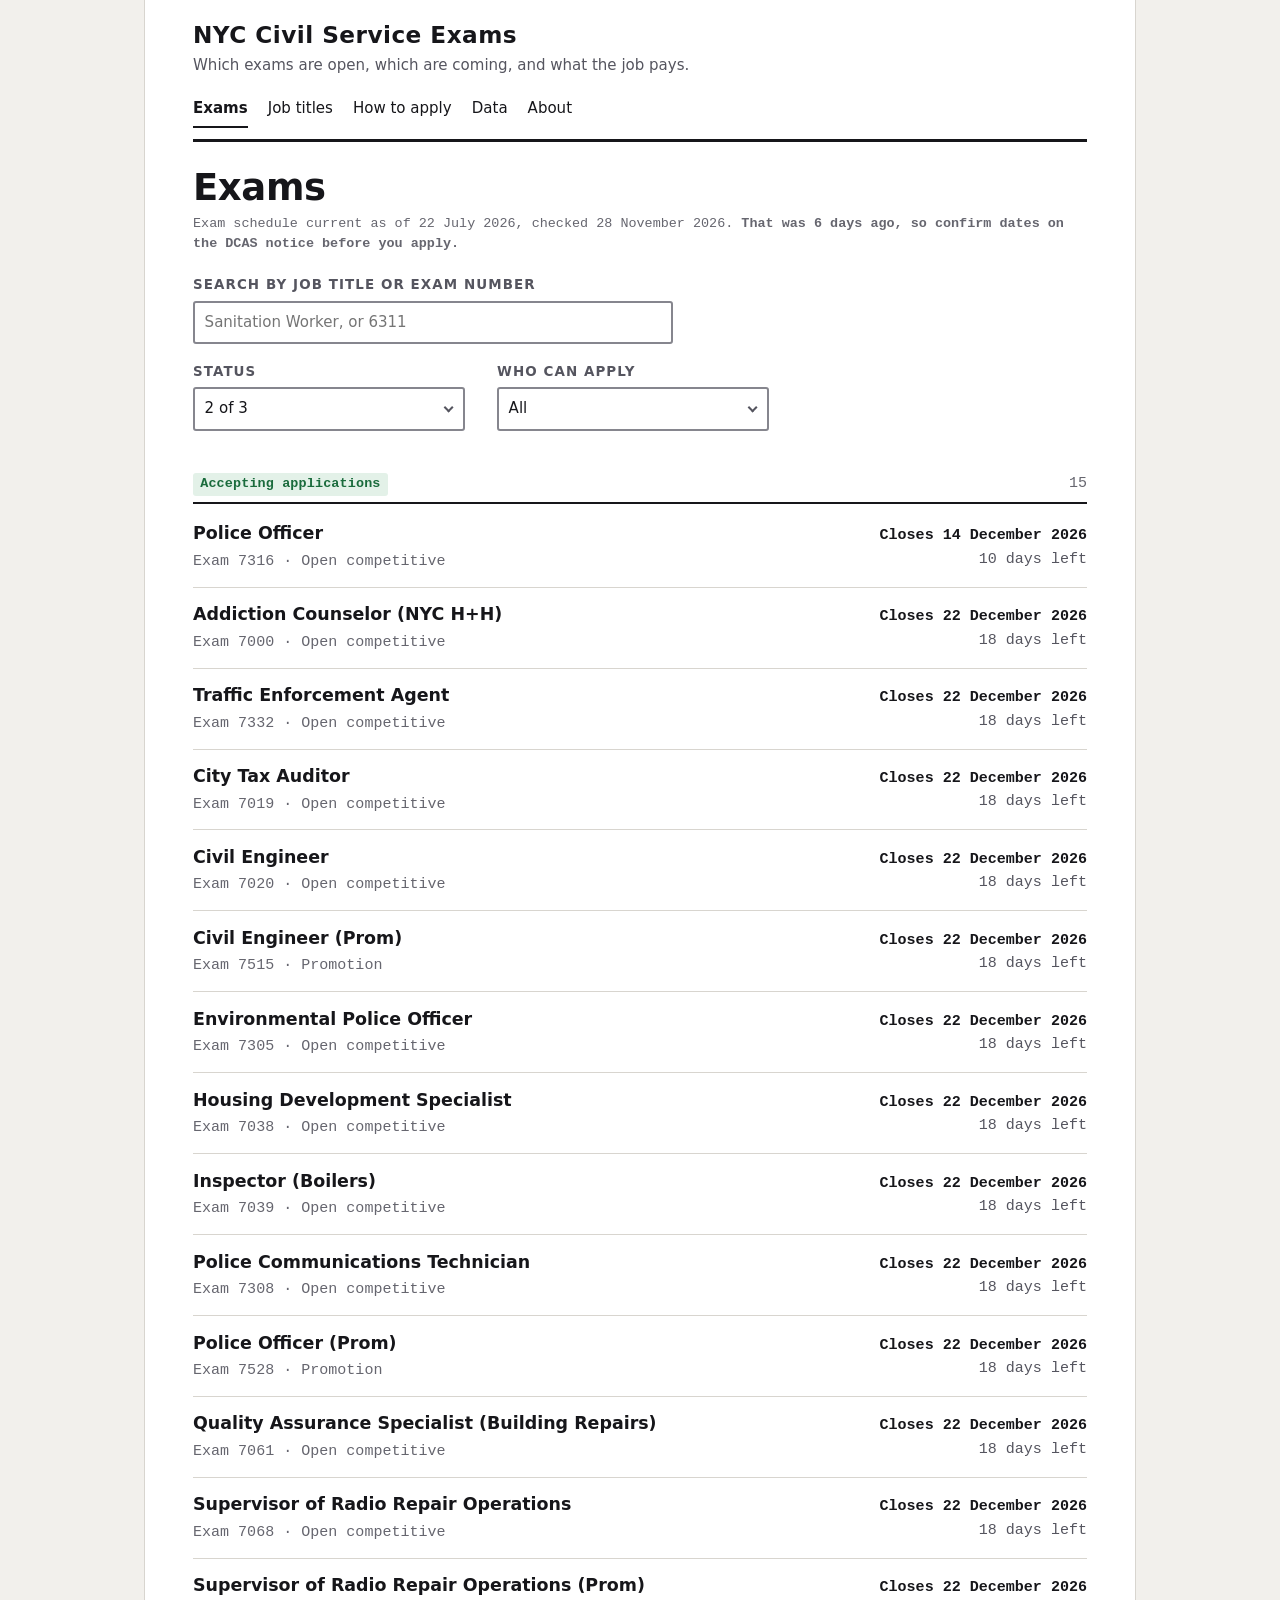
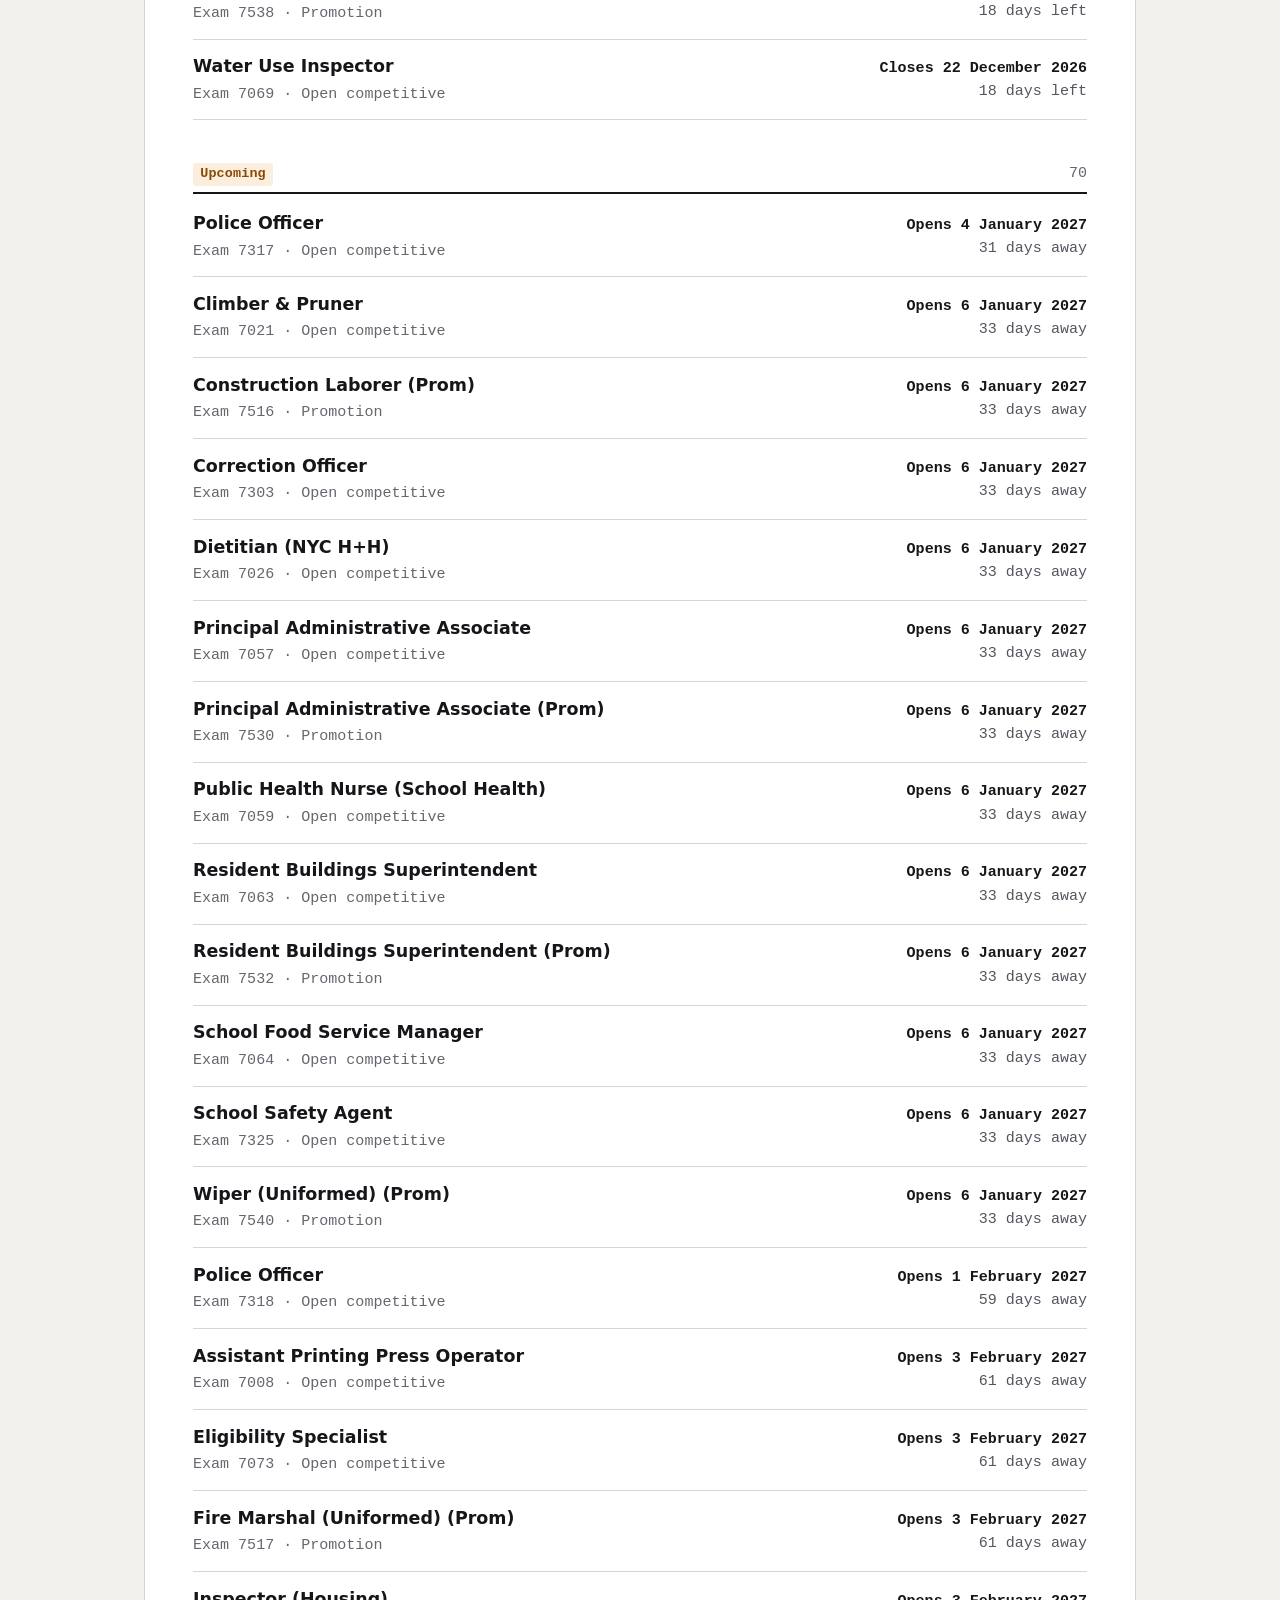
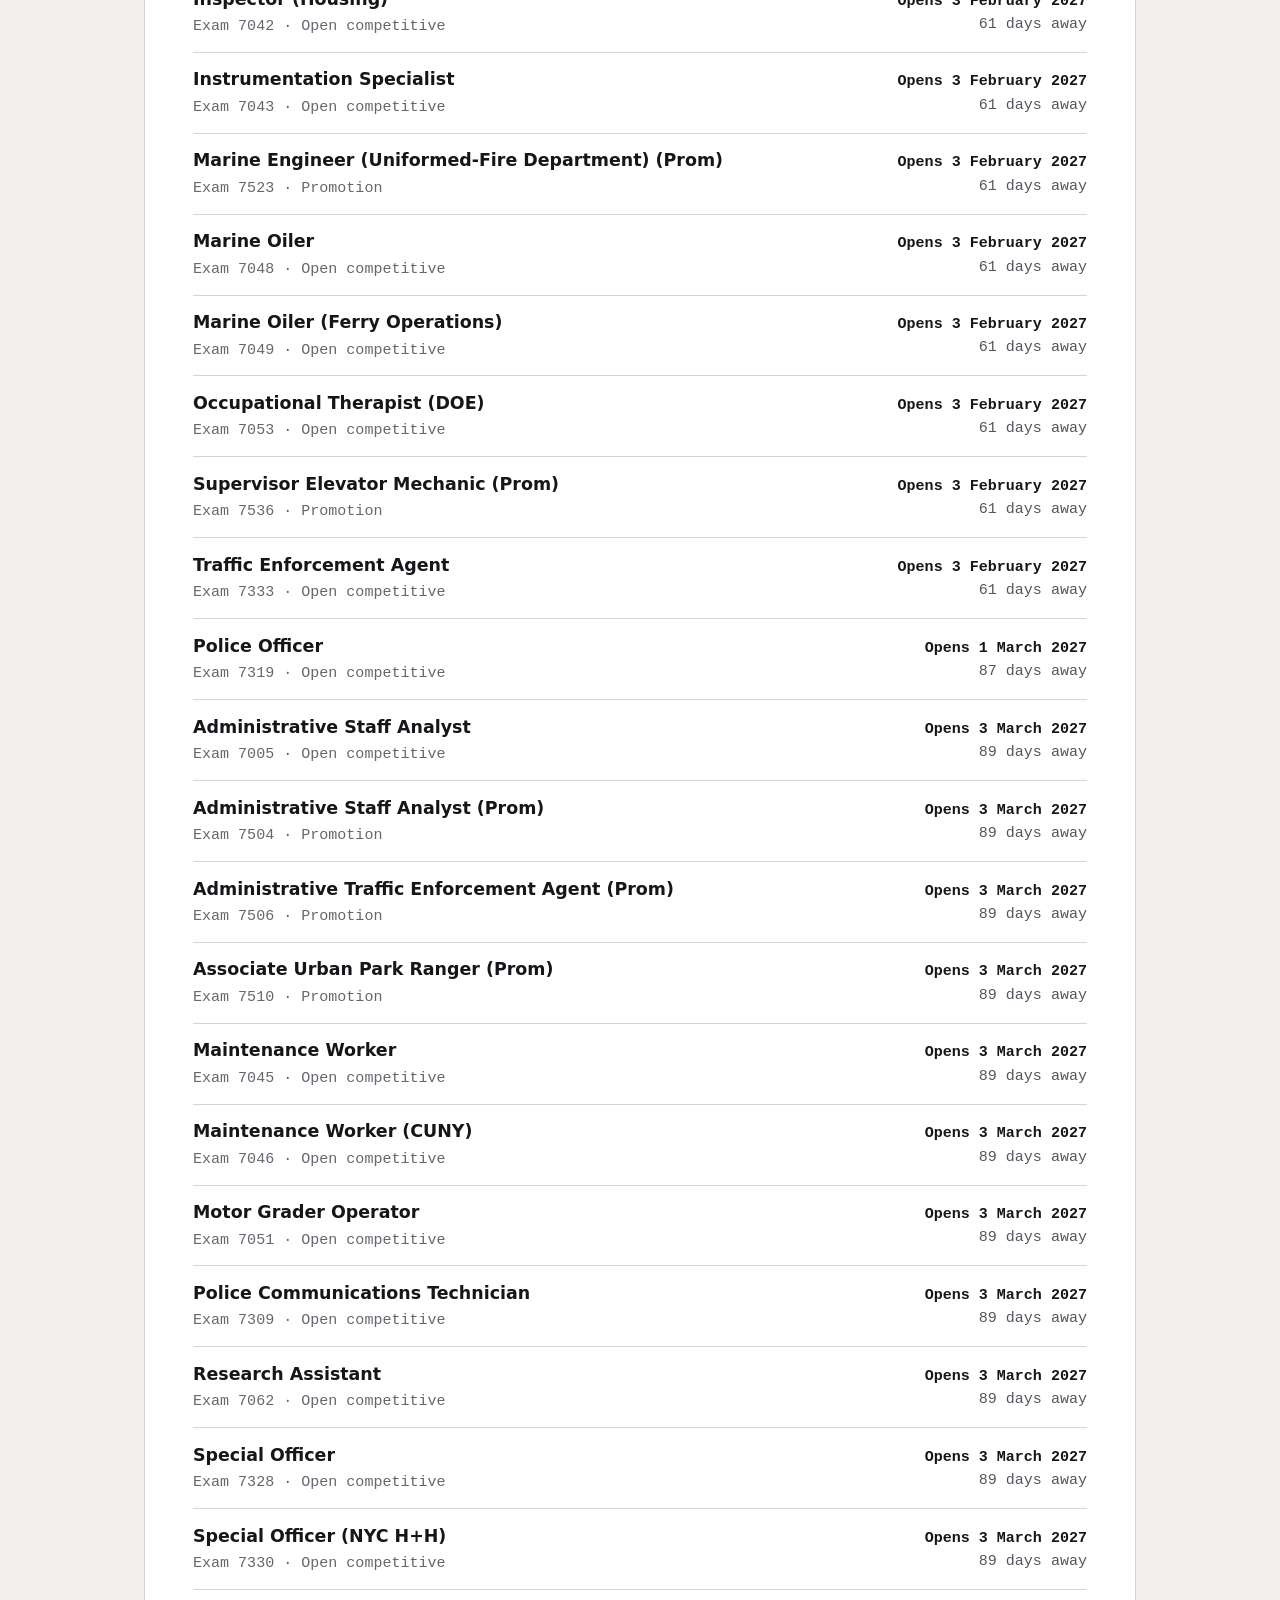
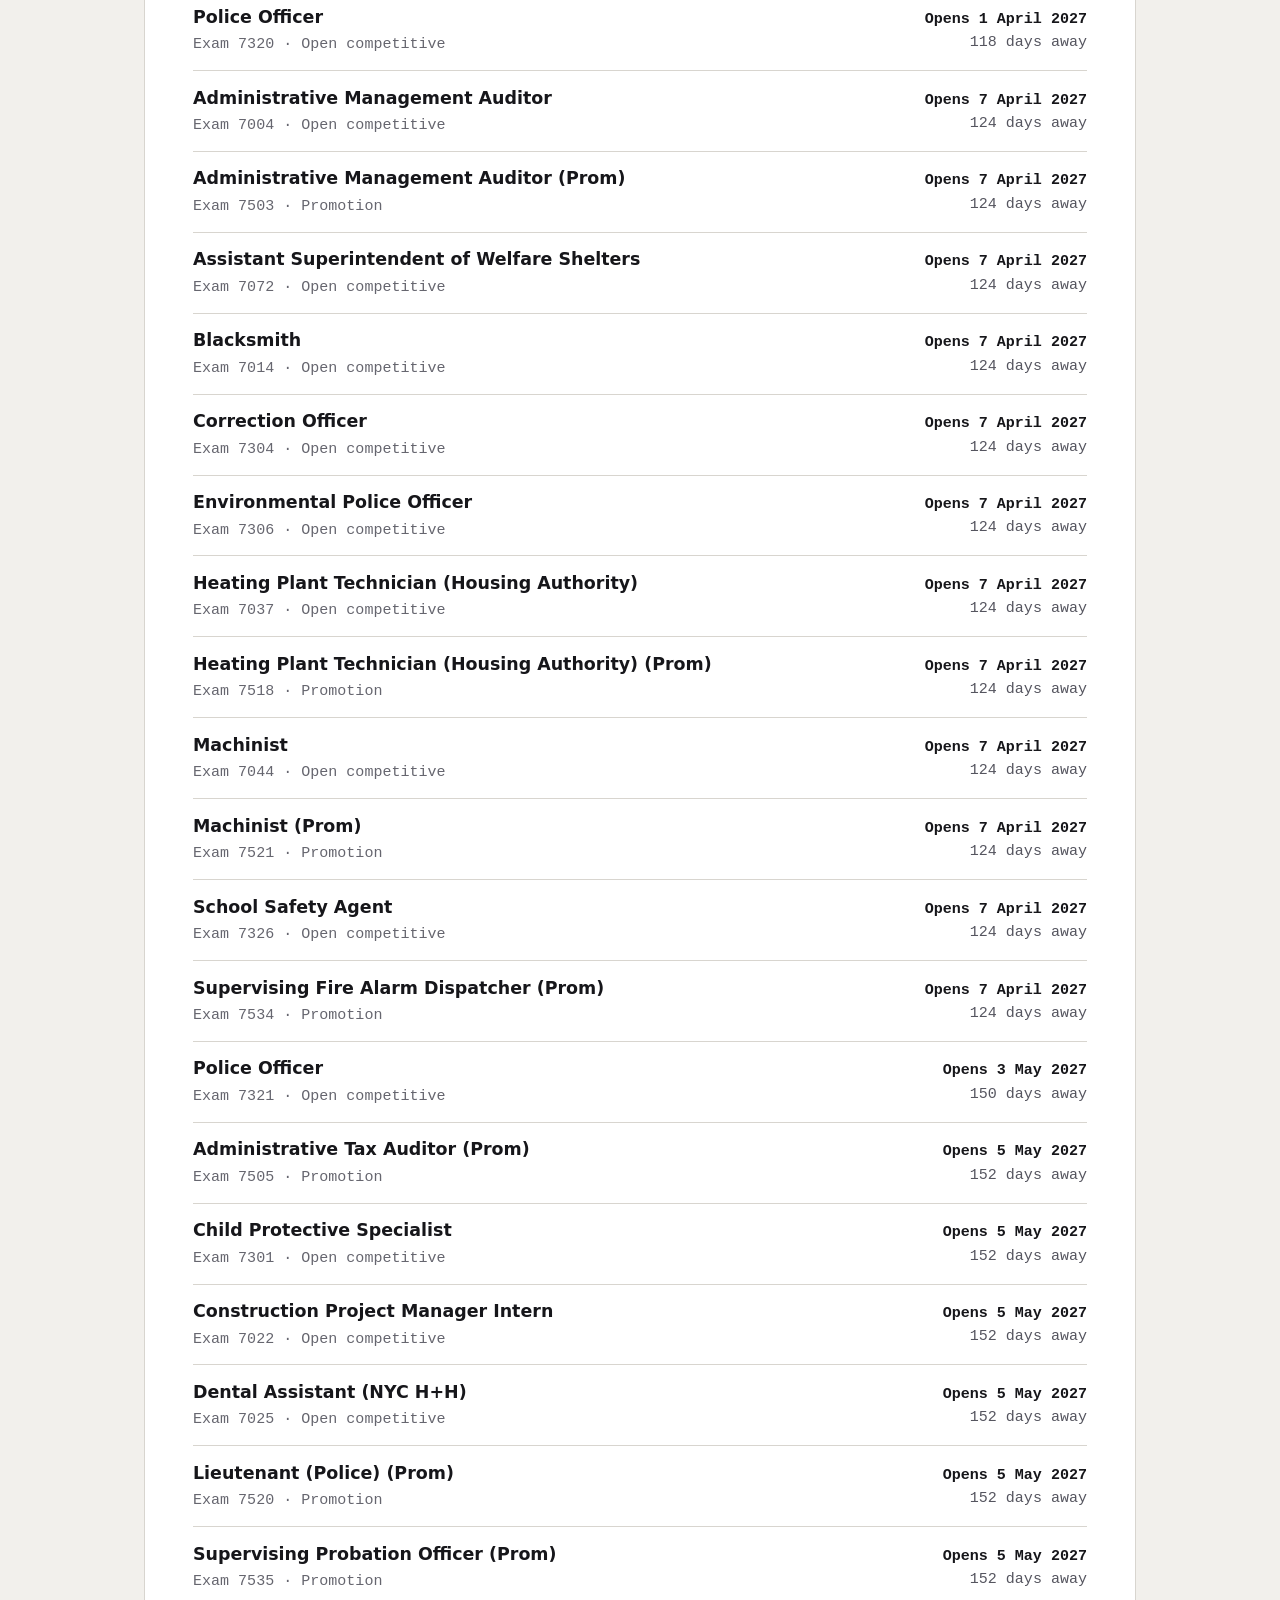
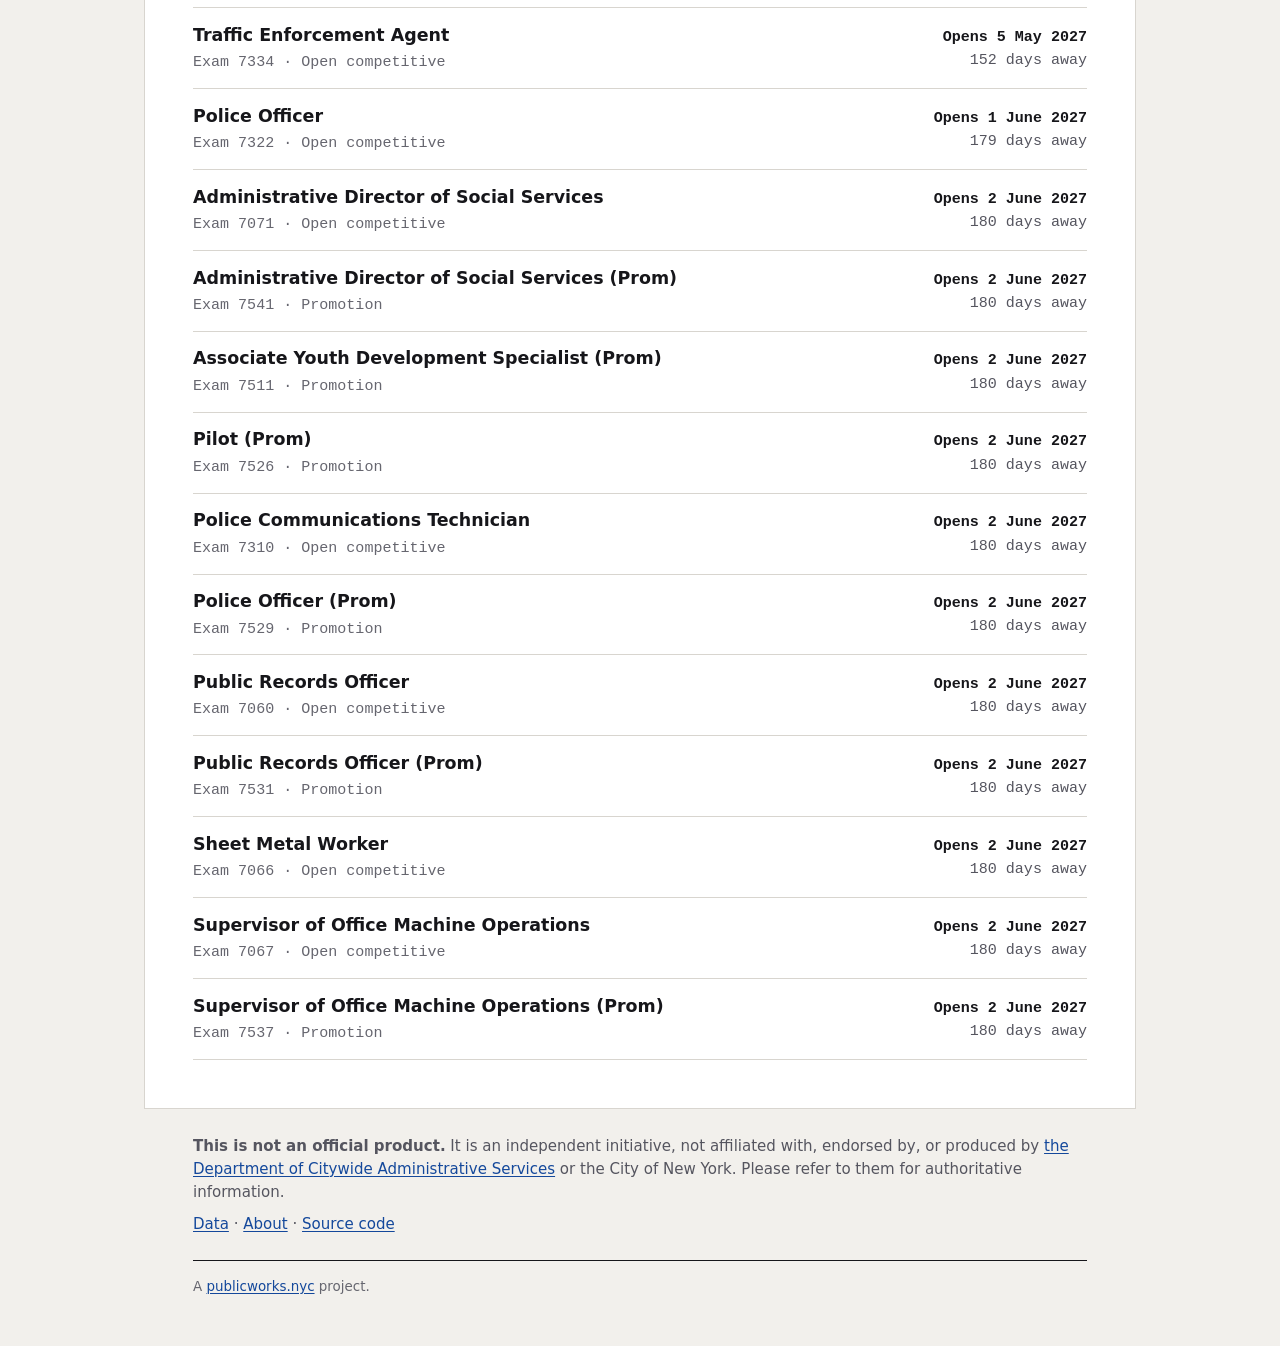
<file: docs/index.html>
<!doctype html>
<html lang="en">
<head>
<meta charset="utf-8">
<meta name="viewport" content="width=device-width, initial-scale=1">
<link rel="icon" href="favicon.svg" type="image/svg+xml">
<link rel="apple-touch-icon" href="apple-touch-icon.png">
<title>NYC Civil Service Exams · Which exams are open and what the job pays</title>
<meta name="description" content="Which New York City civil service exams are open for applications, which are coming, and what each job title pays. Free, open source, built on NYC OpenData.">
<link rel="canonical" href="https://civilservice.publicworks.nyc/">
<meta property="og:title" content="NYC Civil Service Exams · Which exams are open and what the job pays">
<meta property="og:description" content="Which New York City civil service exams are open for applications, which are coming, and what each job title pays. Free, open source, built on NYC OpenData.">
<meta property="og:type" content="website">
<link rel="stylesheet" href="css/site.css">
</head>
<body>
<a class="skip" href="#main">Skip to the exams</a>

<div class="sheet">

  <header class="masthead">
    <p class="wordmark"><a href="index.html">NYC Civil Service Exams</a></p>
    <button class="nav-toggle" type="button" aria-expanded="false" aria-controls="site-nav"><span class="sr-only">Menu</span><svg viewBox="0 0 24 24" aria-hidden="true" focusable="false"><path class="bar-top" d="M4 7h16"/><path class="bar-mid" d="M4 12h16"/><path class="bar-bottom" d="M4 17h16"/></svg></button>
    <p class="tagline">
      Which exams are open, which are coming, and what the job pays.
    </p>
    <nav class="nav" id="site-nav" aria-label="Main">
      <a href="index.html">Exams</a>
      <a href="titles.html">Job titles</a>
      <a href="how-to-apply.html">How to apply</a>
      <a href="data.html">Data</a>
      <a href="about.html">About</a>
    </nav>
  </header>

  <main id="main" class="is-loading">


    <!-- One rule, and it fits in a sentence: the filters pick which values are
         kept, search narrows within them, nothing else changes. No date windows
         that open and close on their own. An earlier build showed 60 days of
         upcoming exams until you typed something, then silently showed all 138,
         so the table looked like it had changed its own mind. -->

    <h1 class="page-title">Exams</h1>
    <p class="smallprint data-status" id="asof"></p>
    <noscript><p class="empty"><strong>This page needs JavaScript.</strong> It
    draws each exam from the published data in the browser. The
    <a href="data.html">Data page</a> has the full download.</p></noscript>

    <div class="controls">
      <div class="field">
        <label for="q">Search by job title or exam number</label>
        <input type="search" id="q" placeholder="Sanitation Worker, or 6311"
               autocomplete="off" spellcheck="false">
      </div>
      <!-- Named for the field it filters, which is the exam's status, the same
           word the data dictionary uses and the same three values the chips
           carry. It was called "Show" when the dropdown picked a named view;
           once it became a multi-select over a field, "Show: 2 of 3" no longer
           said what was being narrowed.

           A dropdown that holds checkboxes, built from details/summary.
           A native <select multiple> would need modifier-key clicking, offers
           no checkboxes and renders as an inline list box that is taller than
           the menu it replaces. This closes to one line, opens to the values,
           and needs no library.

           Both menus work the same way: every box is a value you want kept.
           Unticking all of them asks for nothing, and the page says so. -->
      <div class="field field-narrow">
        <span class="fieldname" id="show-name">Status</span>
        <details class="menu" id="show-menu">
          <summary aria-describedby="show-name"><span id="show-summary"></span></summary>
          <fieldset class="menu-panel">
            <legend class="sr-only">Filter by exam status</legend>
            <label class="check"><input type="checkbox" id="show-accepting" checked> Accepting applications</label>
            <label class="check"><input type="checkbox" id="show-upcoming" checked> Upcoming</label>
            <label class="check"><input type="checkbox" id="show-closed"> Closed</label>
          </fieldset>
        </details>
      </div>

      <!-- Values come from the data, so a type that turns up in a future
           schedule cannot end up unreachable behind a hardcoded list. -->
      <div class="field field-narrow">
        <span class="fieldname" id="type-name">Who can apply</span>
        <details class="menu" id="type-menu">
          <summary aria-describedby="type-name"><span id="type-summary"></span></summary>
          <fieldset class="menu-panel" id="type-checks">
            <legend class="sr-only">Which exam types</legend>
          </fieldset>
        </details>
      </div>
    </div>

    <section class="section" id="section-accepting">
      <h2><span class="tag tag-open">Accepting applications</span> <span class="count" id="count-accepting"></span></h2>
      <ul class="bulletin" id="list-accepting"></ul>
      <p class="empty" id="empty-accepting" hidden></p>
    </section>

    <section class="section" id="section-upcoming">
      <h2><span class="tag tag-soon">Upcoming</span> <span class="count" id="count-upcoming"></span></h2>
      <ul class="bulletin" id="list-upcoming"></ul>
      <p class="empty" id="empty-upcoming" hidden></p>
    </section>

    <section class="section" id="section-closed">
      <h2><span class="tag tag-closed">Closed</span> <span class="count" id="count-closed"></span></h2>
      <ul class="bulletin" id="list-closed"></ul>
      <p class="empty" id="empty-closed" hidden></p>
      <p class="note" id="note-closed"></p>
    </section>

    <!-- Unchecking every Show box is allowed, and leaves nothing to draw. -->
    <p class="empty" id="nothing-chosen" hidden></p>

    <!-- Says when a search matched exams that the current Show is hiding.
         Without it, searching "Sanitation Worker" on the default view looks
         like the site has never heard of it. -->
    <p class="note" id="hint" hidden></p>


  </main>

</div>

  <footer class="foot">
    <p class="disclaimer">
      <strong>This is not an official product.</strong> It is an independent
      initiative, not affiliated with, endorsed by, or produced by
      <a href="https://www.nyc.gov/examsforjobs">the Department of Citywide
      Administrative Services</a> or the City of New York. Please refer to
      them for authoritative information.
    </p>
    <p>
      <a href="data.html">Data</a> ·
      <a href="about.html">About</a> ·
      <a href="https://github.com/jaramana/civilservice.publicworks.nyc">Source code</a>
    </p>
    <p class="portfolio">A <a href="https://publicworks.nyc/">publicworks.nyc</a> project.</p>
  </footer>

<script type="module" src="js/home.js"></script>
</body>
</html>
</file>
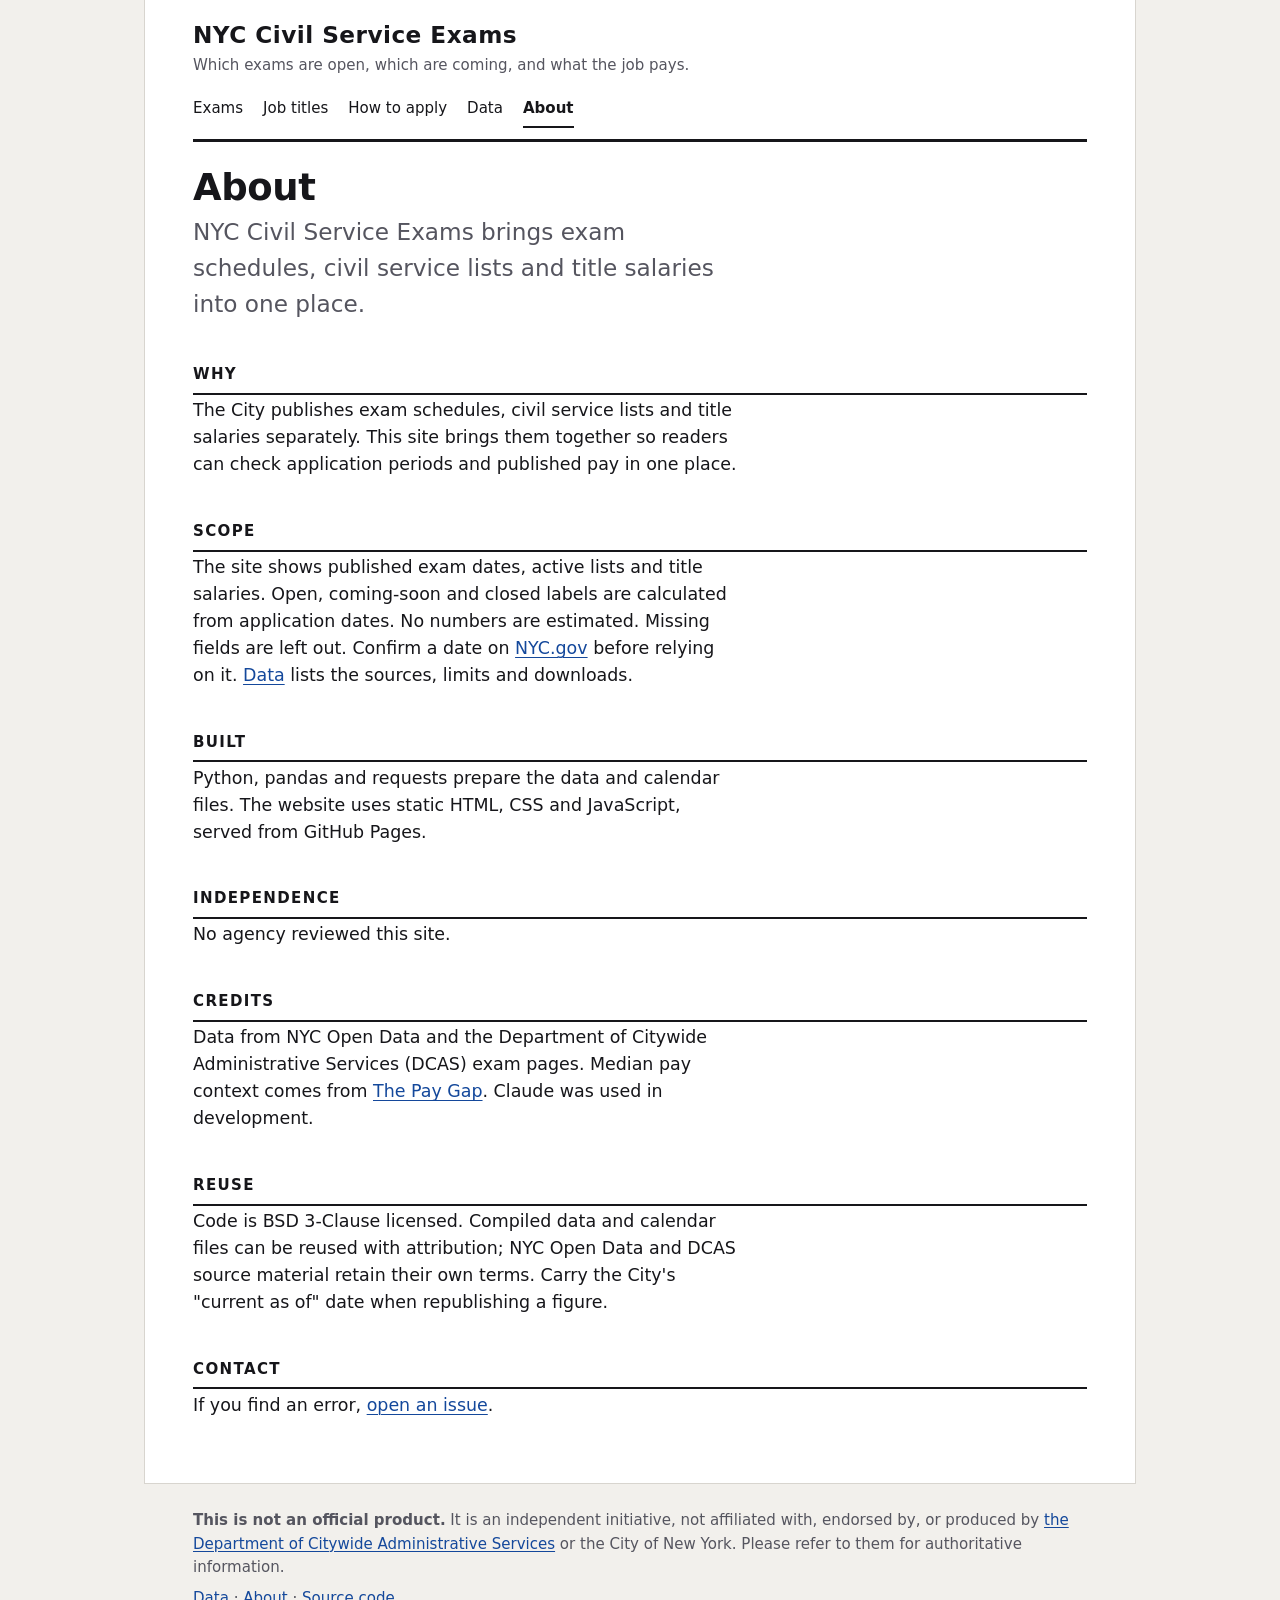
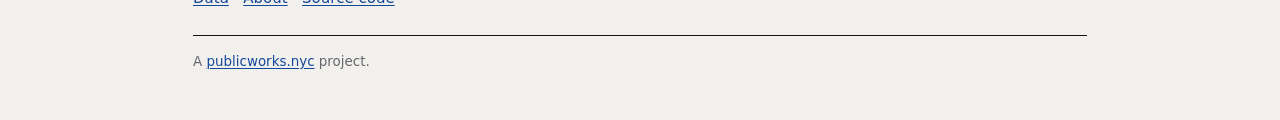
<file: docs/about.html>
<!doctype html>
<html lang="en">
<head>
<meta charset="utf-8">
<meta name="viewport" content="width=device-width, initial-scale=1">
<link rel="icon" href="favicon.svg" type="image/svg+xml">
<link rel="apple-touch-icon" href="apple-touch-icon.png">
<title>About · NYC Civil Service Exams</title>
<meta name="description" content="What this site is, why it exists and how it is built.">
<link rel="canonical" href="https://civilservice.publicworks.nyc/about.html">
<meta property="og:title" content="About · NYC Civil Service Exams">
<meta property="og:description" content="What this site is, why it exists and how it is built.">
<meta property="og:type" content="website">
<link rel="stylesheet" href="css/site.css">
</head>
<body>
<a class="skip" href="#main">Skip to the detail</a>

<div class="sheet">

  <header class="masthead">
    <p class="wordmark"><a href="index.html">NYC Civil Service Exams</a></p>
    <button class="nav-toggle" type="button" aria-expanded="false" aria-controls="site-nav"><span class="sr-only">Menu</span><svg viewBox="0 0 24 24" aria-hidden="true" focusable="false"><path class="bar-top" d="M4 7h16"/><path class="bar-mid" d="M4 12h16"/><path class="bar-bottom" d="M4 17h16"/></svg></button>
    <p class="tagline">
      Which exams are open, which are coming, and what the job pays.
    </p>
    <nav class="nav" id="site-nav" aria-label="Main">
      <a href="index.html">Exams</a>
      <a href="titles.html">Job titles</a>
      <a href="how-to-apply.html">How to apply</a>
      <a href="data.html">Data</a>
      <a href="about.html">About</a>
    </nav>
  </header>

  <main id="main">

    <h1 class="page-title">About</h1>
    <p class="lead">NYC Civil Service Exams brings exam schedules, civil service
    lists and title salaries into one place.</p>

    <section class="section">
      <h2>Why</h2>
      <div class="prose"><p>The City publishes exam schedules, civil service
      lists and title salaries separately. This site brings them together so
      readers can check application periods and published pay in one place.</p></div>
    </section>

    <section class="section">
      <h2>Scope</h2>
      <div class="prose"><p>The site shows published exam dates, active lists
      and title salaries. Open, coming-soon and closed labels are calculated
      from application dates. No numbers are estimated. Missing fields are
      left out. Confirm a date on <a href="https://www.nyc.gov/examsforjobs">NYC.gov</a>
      before relying on it. <a href="data.html">Data</a> lists the sources,
      limits and downloads.</p></div>
    </section>

    <section class="section">
      <h2>Built</h2>
      <div class="prose"><p>Python, pandas and requests prepare the data and
      calendar files. The website uses static HTML, CSS and JavaScript, served
      from GitHub Pages.</p></div>
    </section>

    <section class="section">
      <h2>Independence</h2>
      <div class="prose"><p>No agency reviewed this site.</p></div>
    </section>

    <section class="section">
      <h2>Credits</h2>
      <div class="prose"><p>Data from NYC Open Data and the Department of
      Citywide Administrative Services (DCAS) exam pages. Median pay context
      comes from <a href="https://paygap.publicworks.nyc/">The Pay Gap</a>.
      Claude was used in development.</p></div>
    </section>

    <section class="section">
      <h2>Reuse</h2>
      <div class="prose"><p>Code is BSD 3-Clause licensed. Compiled data and
      calendar files can be reused with attribution; NYC Open Data and DCAS
      source material retain their own terms. Carry the City's "current as of"
      date when republishing a figure.</p></div>
    </section>

    <section class="section">
      <h2>Contact</h2>
      <div class="prose"><p>If you find an error,
      <a href="https://github.com/jaramana/civilservice.publicworks.nyc/issues">open an issue</a>.</p></div>
    </section>

  </main>

</div>

  <footer class="foot">
    <p class="disclaimer">
      <strong>This is not an official product.</strong> It is an independent
      initiative, not affiliated with, endorsed by, or produced by
      <a href="https://www.nyc.gov/examsforjobs">the Department of Citywide
      Administrative Services</a> or the City of New York. Please refer to
      them for authoritative information.
    </p>
    <p>
      <a href="data.html">Data</a> ·
      <a href="about.html">About</a> ·
      <a href="https://github.com/jaramana/civilservice.publicworks.nyc">Source code</a>
    </p>
    <p class="portfolio">A <a href="https://publicworks.nyc/">publicworks.nyc</a> project.</p>
  </footer>

<script type="module" src="js/about.js"></script>
</body>
</html>
</file>
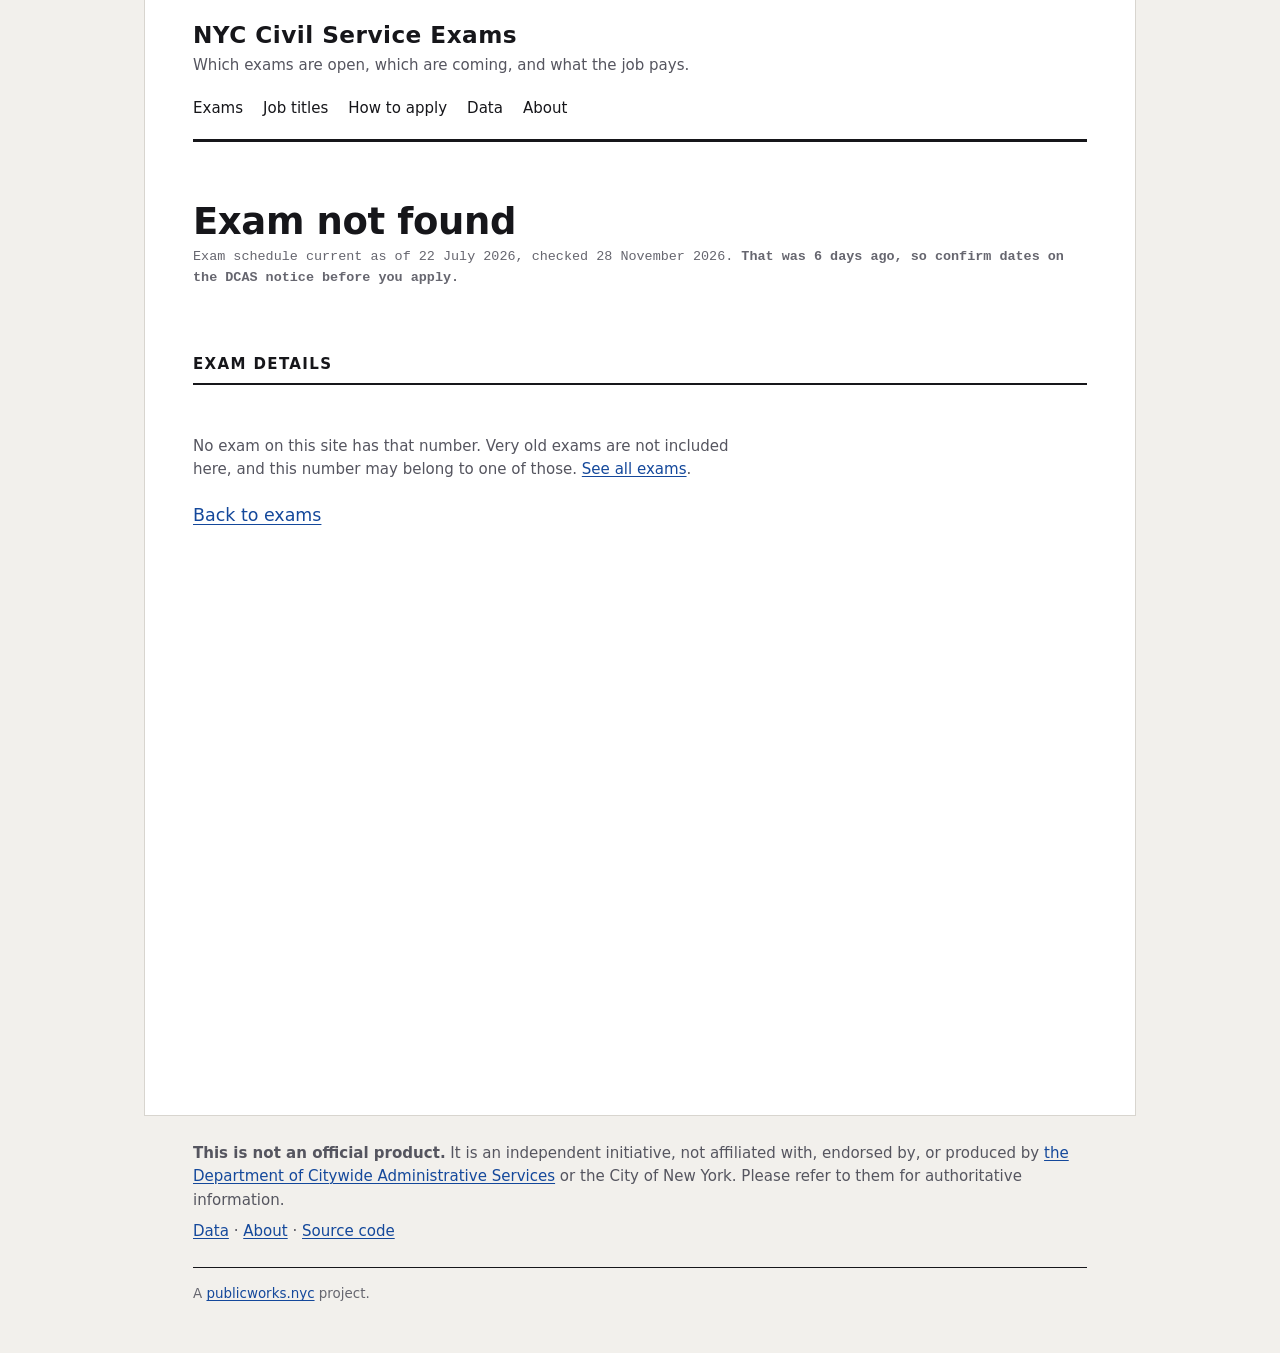
<file: docs/exam.html>
<!doctype html>
<html lang="en">
<head>
<meta charset="utf-8">
<meta name="viewport" content="width=device-width, initial-scale=1">
<link rel="icon" href="favicon.svg" type="image/svg+xml">
<link rel="apple-touch-icon" href="apple-touch-icon.png">
<title>Exam · NYC Civil Service Exams</title>
<meta name="description" content="Application dates, status and details for one New York City civil service exam.">
<meta property="og:title" content="Exam · NYC Civil Service Exams">
<meta property="og:description" content="Application dates, status and details for one New York City civil service exam.">
<meta property="og:type" content="website">
<link rel="stylesheet" href="css/site.css">
</head>
<body>
<a class="skip" href="#main">Skip to the details</a>

<div class="sheet">

  <header class="masthead">
    <p class="wordmark"><a href="index.html">NYC Civil Service Exams</a></p>
    <button class="nav-toggle" type="button" aria-expanded="false" aria-controls="site-nav"><span class="sr-only">Menu</span><svg viewBox="0 0 24 24" aria-hidden="true" focusable="false"><path class="bar-top" d="M4 7h16"/><path class="bar-mid" d="M4 12h16"/><path class="bar-bottom" d="M4 17h16"/></svg></button>
    <p class="tagline">
      Which exams are open, which are coming, and what the job pays.
    </p>
    <nav class="nav" id="site-nav" aria-label="Main">
      <a href="index.html">Exams</a>
      <a href="titles.html">Job titles</a>
      <a href="how-to-apply.html">How to apply</a>
      <a href="data.html">Data</a>
      <a href="about.html">About</a>
    </nav>
  </header>

  <main id="main" class="is-loading">

    <p class="smallprint" id="exam-no"></p>
    <h1 class="page-title" id="exam-title">Loading</h1>
    <noscript><p class="empty"><strong>This page needs JavaScript.</strong> It
    draws each exam from the published data in the browser. The
    <a href="data.html">Data page</a> has the full download.</p></noscript>
    <p class="smallprint data-status" id="asof"></p>
    <p id="status-line"></p>

    <div class="btn-row" id="actions"></div>

    <section class="section">
      <h2>Exam details</h2>
      <dl class="facts" id="facts"></dl>
    </section>

    <p class="note" id="what-next-body"></p>


    <p class="note"><a href="index.html">Back to exams</a></p>
  </main>

</div>

  <footer class="foot">
    <p class="disclaimer">
      <strong>This is not an official product.</strong> It is an independent
      initiative, not affiliated with, endorsed by, or produced by
      <a href="https://www.nyc.gov/examsforjobs">the Department of Citywide
      Administrative Services</a> or the City of New York. Please refer to
      them for authoritative information.
    </p>
    <p>
      <a href="data.html">Data</a> ·
      <a href="about.html">About</a> ·
      <a href="https://github.com/jaramana/civilservice.publicworks.nyc">Source code</a>
    </p>
    <p class="portfolio">A <a href="https://publicworks.nyc/">publicworks.nyc</a> project.</p>
  </footer>

<script type="module" src="js/exam.js"></script>
</body>
</html>
</file>
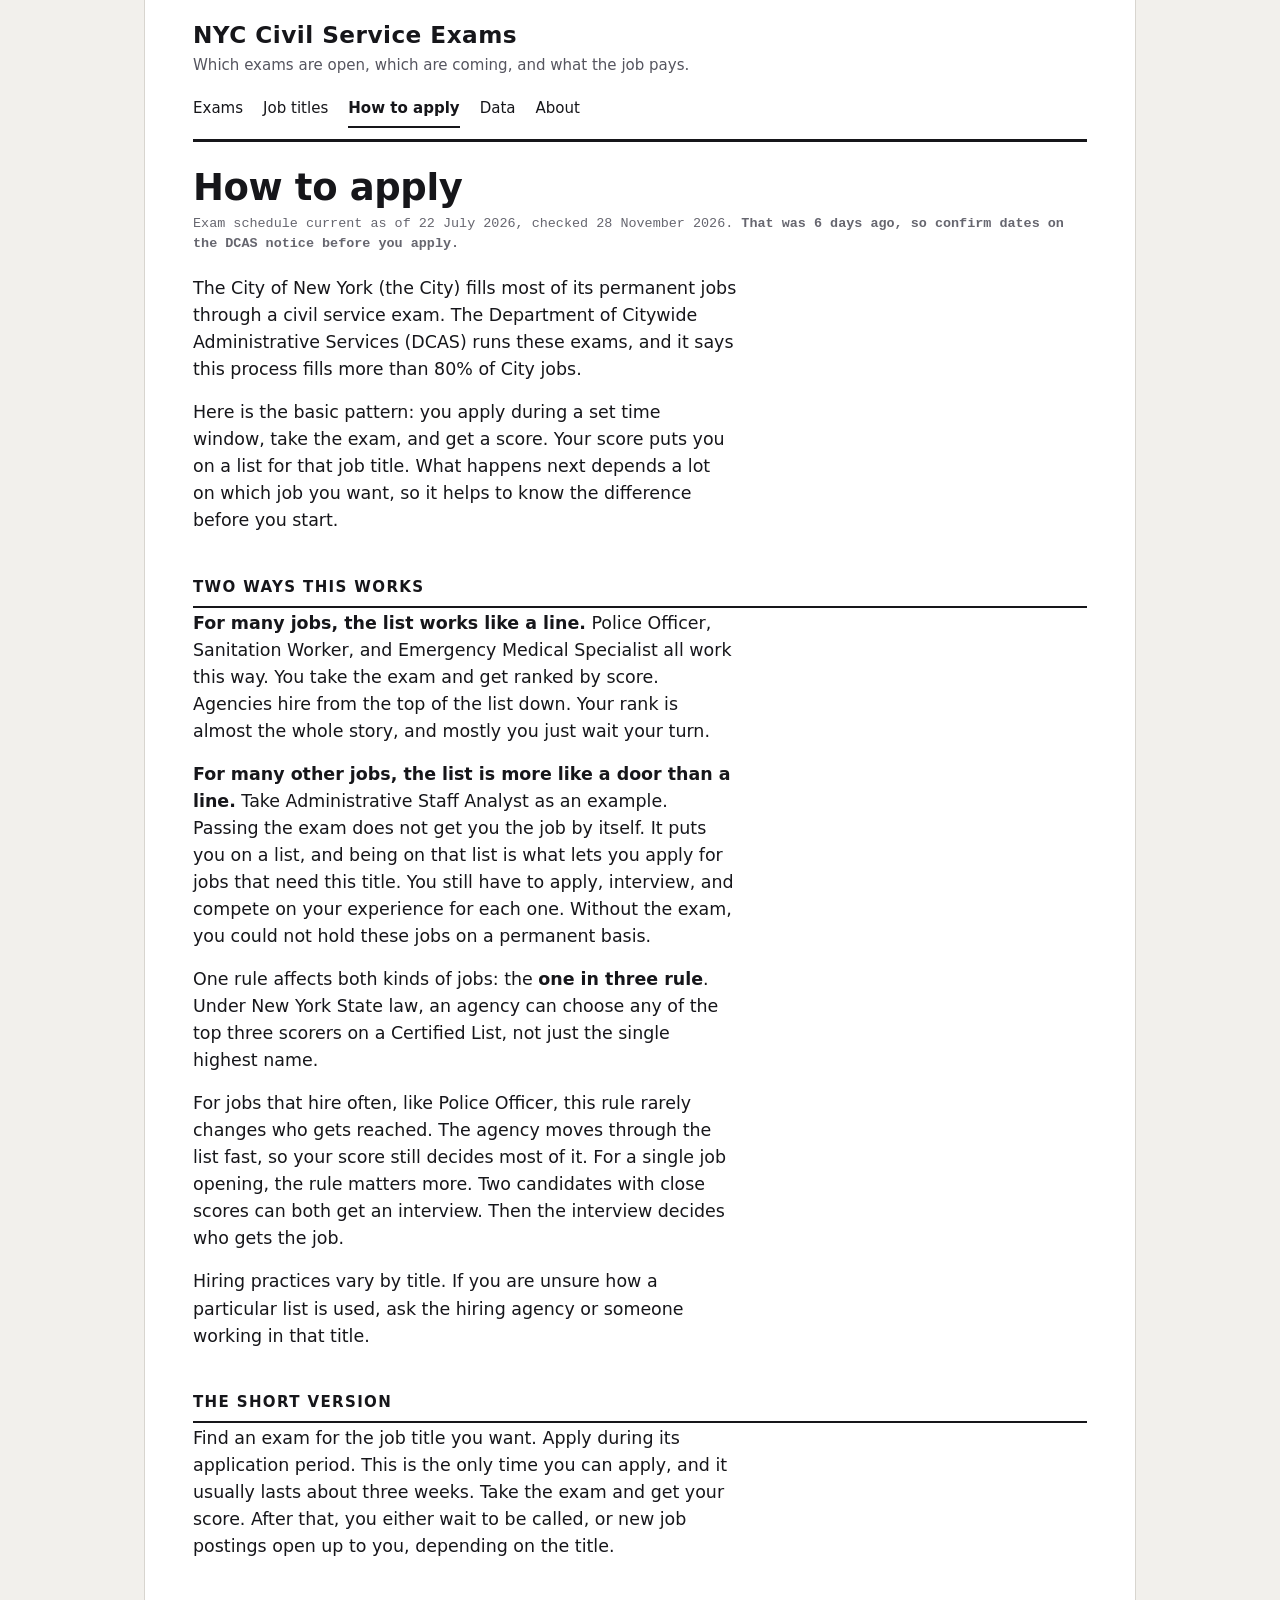
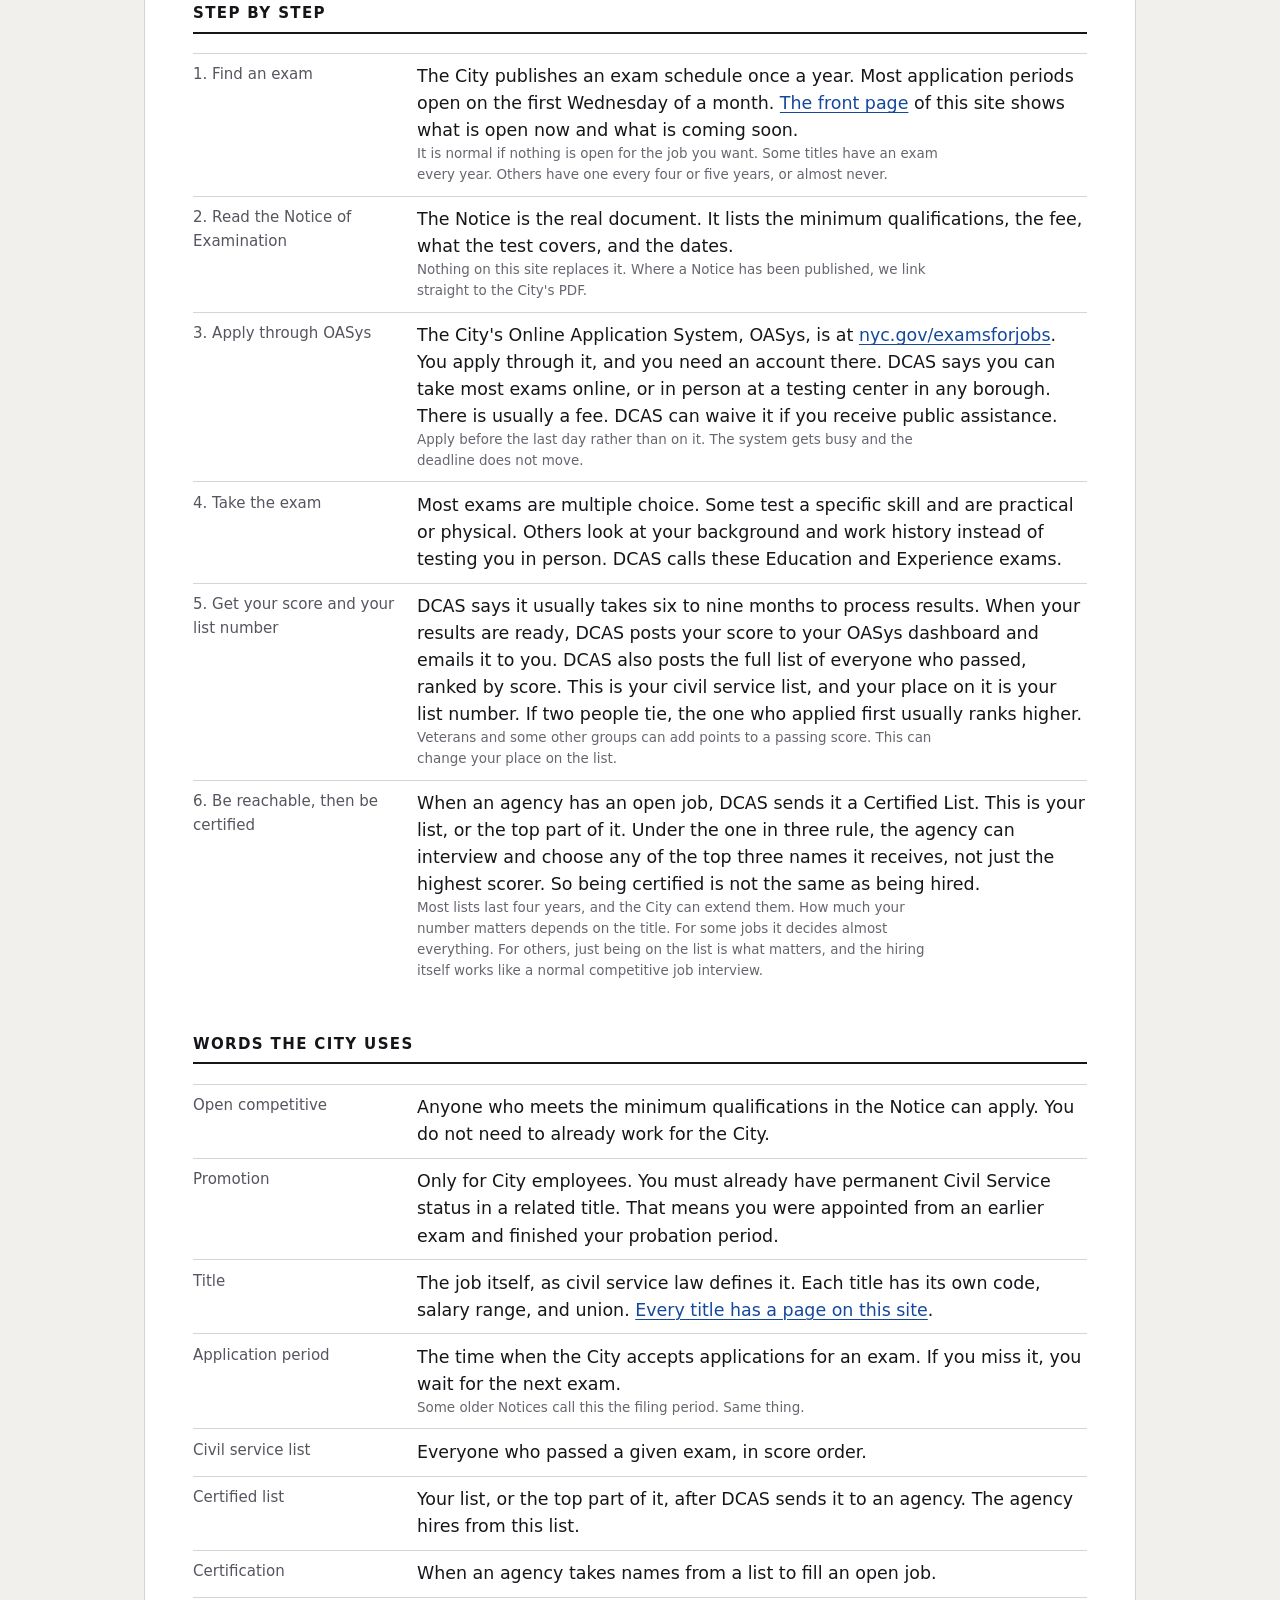
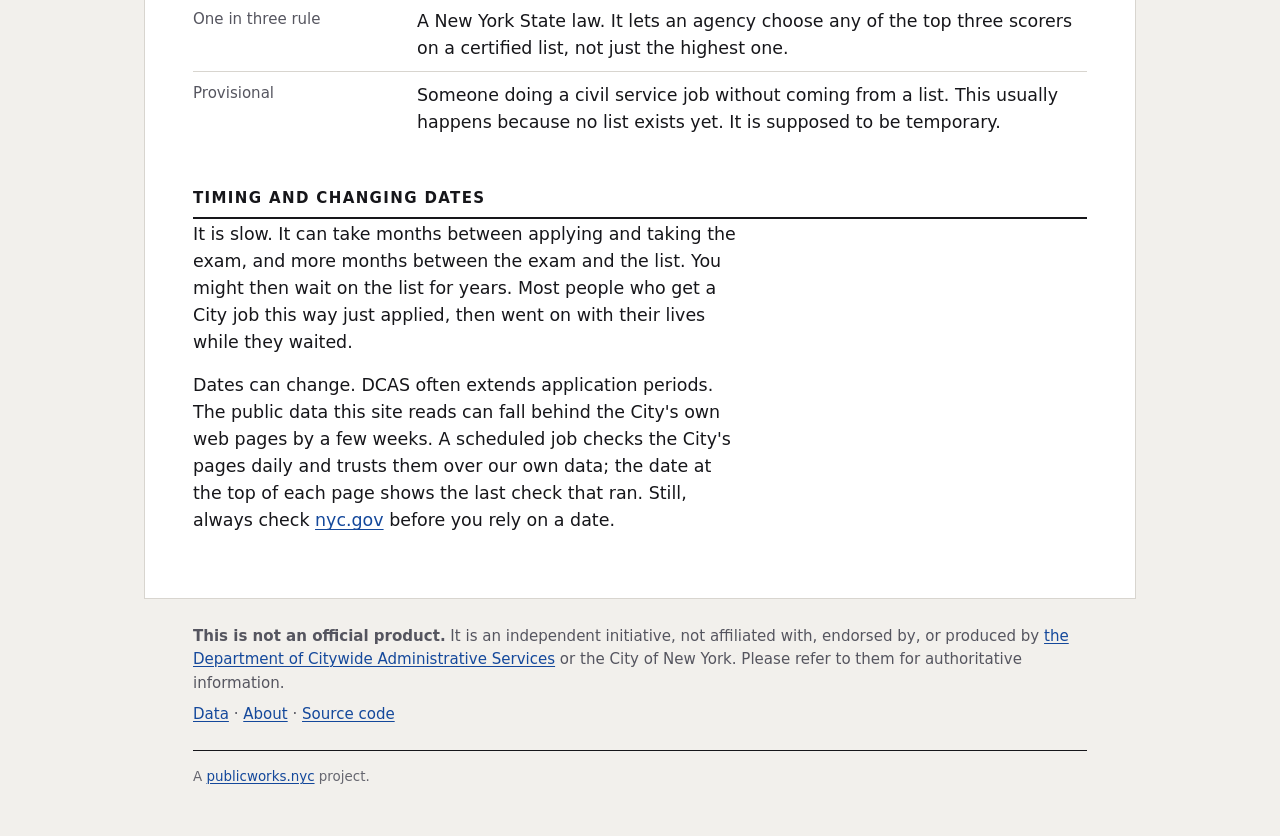
<file: docs/how-to-apply.html>
<!doctype html>
<html lang="en">
<head>
<meta charset="utf-8">
<meta name="viewport" content="width=device-width, initial-scale=1">
<link rel="icon" href="favicon.svg" type="image/svg+xml">
<link rel="apple-touch-icon" href="apple-touch-icon.png">
<title>How to apply · NYC Civil Service Exams</title>
<meta name="description" content="What a civil service exam is, how to apply, and what happens after you pass. In plain language.">
<link rel="canonical" href="https://civilservice.publicworks.nyc/how-to-apply.html">
<meta property="og:title" content="How to apply · NYC Civil Service Exams">
<meta property="og:description" content="What a civil service exam is, how to apply, and what happens after you pass. In plain language.">
<meta property="og:type" content="website">
<link rel="stylesheet" href="css/site.css">
</head>
<body>
<a class="skip" href="#main">Skip to the guide</a>

<div class="sheet">

  <header class="masthead">
    <p class="wordmark"><a href="index.html">NYC Civil Service Exams</a></p>
    <button class="nav-toggle" type="button" aria-expanded="false" aria-controls="site-nav"><span class="sr-only">Menu</span><svg viewBox="0 0 24 24" aria-hidden="true" focusable="false"><path class="bar-top" d="M4 7h16"/><path class="bar-mid" d="M4 12h16"/><path class="bar-bottom" d="M4 17h16"/></svg></button>
    <p class="tagline">
      Which exams are open, which are coming, and what the job pays.
    </p>
    <nav class="nav" id="site-nav" aria-label="Main">
      <a href="index.html">Exams</a>
      <a href="titles.html">Job titles</a>
      <a href="how-to-apply.html">How to apply</a>
      <a href="data.html">Data</a>
      <a href="about.html">About</a>
    </nav>
  </header>

  <main id="main">

    <h1 class="page-title">How to apply</h1>
    <p class="smallprint data-status" id="asof"></p>

    <div class="prose">
      <p>
        The City of New York (the City) fills most of its permanent jobs
        through a civil service exam. The Department of Citywide
        Administrative Services (DCAS) runs these exams, and it says this
        process fills more than 80% of City jobs.
      </p>
      <p>
        Here is the basic pattern: you apply during a set time window, take
        the exam, and get a score. Your score puts you on a list for that job
        title. What happens next depends a lot on which job you want, so it
        helps to know the difference before you start.
      </p>
    </div>

    <section class="section">
      <h2>Two ways this works</h2>
      <div class="prose">
        <p>
          <strong>For many jobs, the list works like a line.</strong> Police
          Officer, Sanitation Worker, and Emergency Medical Specialist all
          work this way. You take the exam and get ranked by score. Agencies
          hire from the top of the list down. Your rank is almost the whole
          story, and mostly you just wait your turn.
        </p>
        <p>
          <strong>For many other jobs, the list is more like a door than a
          line.</strong> Take Administrative Staff Analyst as an example.
          Passing the exam does not get you the job by itself. It puts you on
          a list, and being on that list is what lets you apply for jobs that
          need this title. You still have to apply, interview, and compete on
          your experience for each one. Without the exam, you could not hold
          these jobs on a permanent basis.
        </p>
        <p>
          One rule affects both kinds of jobs: the <strong>one in three
          rule</strong>. Under New York State law, an agency can choose any of
          the top three scorers on a Certified List, not just the single
          highest name.
        </p>
        <p>
          For jobs that hire often, like Police Officer, this rule rarely
          changes who gets reached. The agency moves through the list fast,
          so your score still decides most of it. For a single job opening,
          the rule matters more. Two candidates with close scores can both
          get an interview. Then the interview decides who gets the job.
        </p>
        <p>
          Hiring practices vary by title. If you are unsure how a particular
          list is used, ask the hiring agency or someone working in that
          title.
        </p>
      </div>
    </section>

    <section class="section">
      <h2>The short version</h2>
      <div class="prose">
        <p>
          Find an exam for the job title you want. Apply during its
          application period. This is the only time you can apply, and it
          usually lasts about three weeks. Take the exam and get your score.
          After that, you either wait to be called, or new job postings open
          up to you, depending on the title.
        </p>
      </div>
    </section>

    <section class="section">
      <h2>Step by step</h2>
      <dl class="facts">
        <dt>1. Find an exam</dt>
        <dd>
          The City publishes an exam schedule once a year. Most application
          periods open on the first Wednesday of a month.
          <a href="index.html">The front page</a> of this site shows what is
          open now and what is coming soon.
          <span class="qualifier">
            It is normal if nothing is open for the job you want. Some titles
            have an exam every year. Others have one every four or five
            years, or almost never.
          </span>
        </dd>

        <dt>2. Read the Notice of Examination</dt>
        <dd>
          The Notice is the real document. It lists the minimum
          qualifications, the fee, what the test covers, and the dates.
          <span class="qualifier">
            Nothing on this site replaces it. Where a Notice has been
            published, we link straight to the City's PDF.
          </span>
        </dd>

        <dt>3. Apply through OASys</dt>
        <dd>
          The City's Online Application System, OASys, is at
          <a href="https://www.nyc.gov/examsforjobs">nyc.gov/examsforjobs</a>.
          You apply through it, and you need an account there. DCAS says you
          can take most exams online, or in person at a testing center in any
          borough. There is usually a fee. DCAS can waive it if you receive
          public assistance.
          <span class="qualifier">
            Apply before the last day rather than on it. The system gets busy
            and the deadline does not move.
          </span>
        </dd>

        <dt>4. Take the exam</dt>
        <dd>
          Most exams are multiple choice. Some test a specific skill and are
          practical or physical. Others look at your background and work
          history instead of testing you in person. DCAS calls these
          Education and Experience exams.
        </dd>

        <dt>5. Get your score and your list number</dt>
        <dd>
          DCAS says it usually takes six to nine months to process results.
          When your results are ready, DCAS posts your score to your OASys
          dashboard and emails it to you. DCAS also posts the full list of
          everyone who passed, ranked by score. This is your civil service
          list, and your place on it is your list number. If two people tie,
          the one who applied first usually ranks higher.
          <span class="qualifier">
            Veterans and some other groups can add points to a passing score.
            This can change your place on the list.
          </span>
        </dd>

        <dt>6. Be reachable, then be certified</dt>
        <dd>
          When an agency has an open job, DCAS sends it a Certified List.
          This is your list, or the top part of it. Under the one in three
          rule, the agency can interview and choose any of the top three
          names it receives, not just the highest scorer. So being certified
          is not the same as being hired.
          <span class="qualifier">
            Most lists last four years, and the City can extend them. How
            much your number matters depends on the title. For some jobs it
            decides almost everything. For others, just being on the list is
            what matters, and the hiring itself works like a normal
            competitive job interview.
          </span>
        </dd>
      </dl>
    </section>

    <section class="section">
      <h2>Words the City uses</h2>
      <dl class="facts">
        <dt>Open competitive</dt>
        <dd>
          Anyone who meets the minimum qualifications in the Notice can
          apply. You do not need to already work for the City.
        </dd>

        <dt>Promotion</dt>
        <dd>
          Only for City employees. You must already have permanent Civil
          Service status in a related title. That means you were appointed
          from an earlier exam and finished your probation period.
        </dd>

        <dt>Title</dt>
        <dd>
          The job itself, as civil service law defines it. Each title has its
          own code, salary range, and union.
          <a href="titles.html">Every title has a page on this site</a>.
        </dd>

        <dt>Application period</dt>
        <dd>
          The time when the City accepts applications for an exam. If you
          miss it, you wait for the next exam.
          <span class="qualifier">
            Some older Notices call this the filing period. Same thing.
          </span>
        </dd>

        <dt>Civil service list</dt>
        <dd>Everyone who passed a given exam, in score order.</dd>

        <dt>Certified list</dt>
        <dd>
          Your list, or the top part of it, after DCAS sends it to an agency.
          The agency hires from this list.
        </dd>

        <dt>Certification</dt>
        <dd>When an agency takes names from a list to fill an open job.</dd>

        <dt>One in three rule</dt>
        <dd>
          A New York State law. It lets an agency choose any of the top three
          scorers on a certified list, not just the highest one.
        </dd>

        <dt>Provisional</dt>
        <dd>
          Someone doing a civil service job without coming from a list. This
          usually happens because no list exists yet. It is supposed to be
          temporary.
        </dd>
      </dl>
    </section>

    <section class="section">
      <h2>Timing and changing dates</h2>
      <div class="prose">
        <p>
          It is slow. It can take months between applying and taking the
          exam, and more months between the exam and the list. You might then
          wait on the list for years. Most people who get a City job this way
          just applied, then went on with their lives while they waited.
        </p>
        <p>
          Dates can change. DCAS often extends application periods. The
          public data this site reads can fall behind the City's own web
          pages by a few weeks. A scheduled job checks the City's pages daily
          and trusts them over our own data; the date at the top of each page
          shows the last check that ran. Still, always check
          <a href="https://www.nyc.gov/examsforjobs">nyc.gov</a> before you
          rely on a date.
        </p>
      </div>
    </section>
  </main>

</div>

  <footer class="foot">
    <p class="disclaimer">
      <strong>This is not an official product.</strong> It is an independent
      initiative, not affiliated with, endorsed by, or produced by
      <a href="https://www.nyc.gov/examsforjobs">the Department of Citywide
      Administrative Services</a> or the City of New York. Please refer to
      them for authoritative information.
    </p>
    <p>
      <a href="data.html">Data</a> ·
      <a href="about.html">About</a> ·
      <a href="https://github.com/jaramana/civilservice.publicworks.nyc">Source code</a>
    </p>
    <p class="portfolio">A <a href="https://publicworks.nyc/">publicworks.nyc</a> project.</p>
  </footer>

<script type="module">
  import { markNav, freshness } from "./js/common.js";
  markNav();
  freshness();
</script>
</body>
</html>
</file>
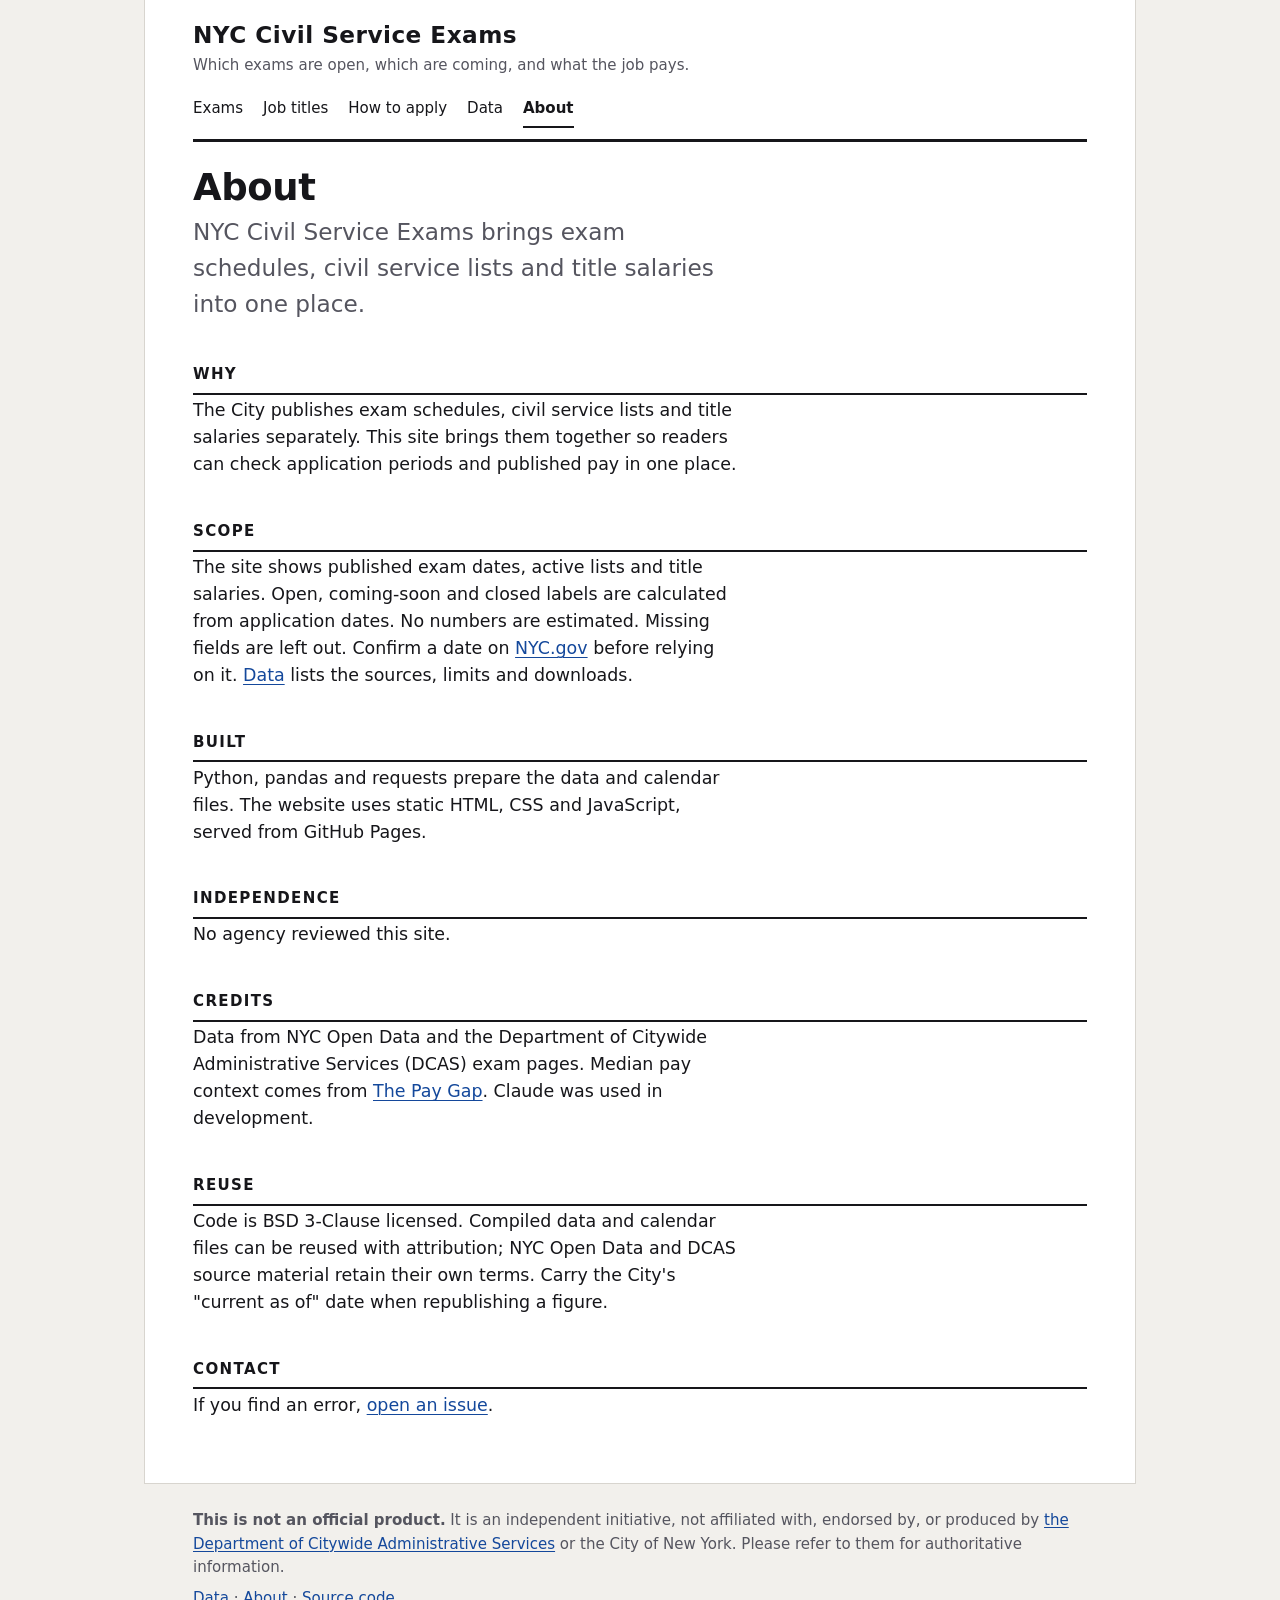
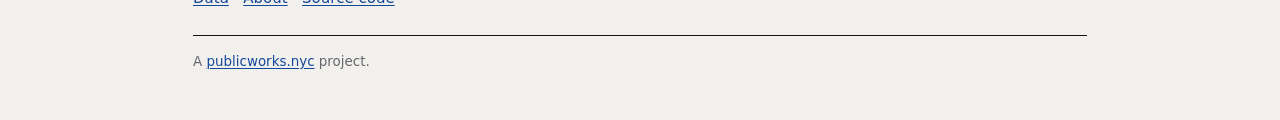
<file: docs/methodology.html>
<!doctype html>
<html lang="en">
<head>
<meta charset="utf-8">
<meta name="viewport" content="width=device-width, initial-scale=1">
<link rel="icon" href="favicon.svg" type="image/svg+xml">
<link rel="apple-touch-icon" href="apple-touch-icon.png">
<title>About · NYC Civil Service Exams</title>
<meta name="robots" content="noindex">
<!-- This file used to hold About and the data pages together. About is
     about.html and the data is data.html. The stub stays because links to
     methodology.html are already out in the world. -->
<link rel="canonical" href="about.html">
<noscript><meta http-equiv="refresh" content="0; url=about.html"></noscript>
<script>
  (function () {
    var moved = {
      '#sources': 'data.html#sources', '#dictionary': 'data.html#downloads'
    };
    location.replace(moved[location.hash] || 'about.html');
  })();
</script>
<link rel="stylesheet" href="css/site.css">
</head>
<body>
<div class="sheet">
  <main id="main">
    <h1 class="page-title">This page has moved</h1>
    <p>See <a href="about.html">About</a> or <a href="data.html">Data</a>.</p>
  </main>
</div>
</body>
</html>
</file>
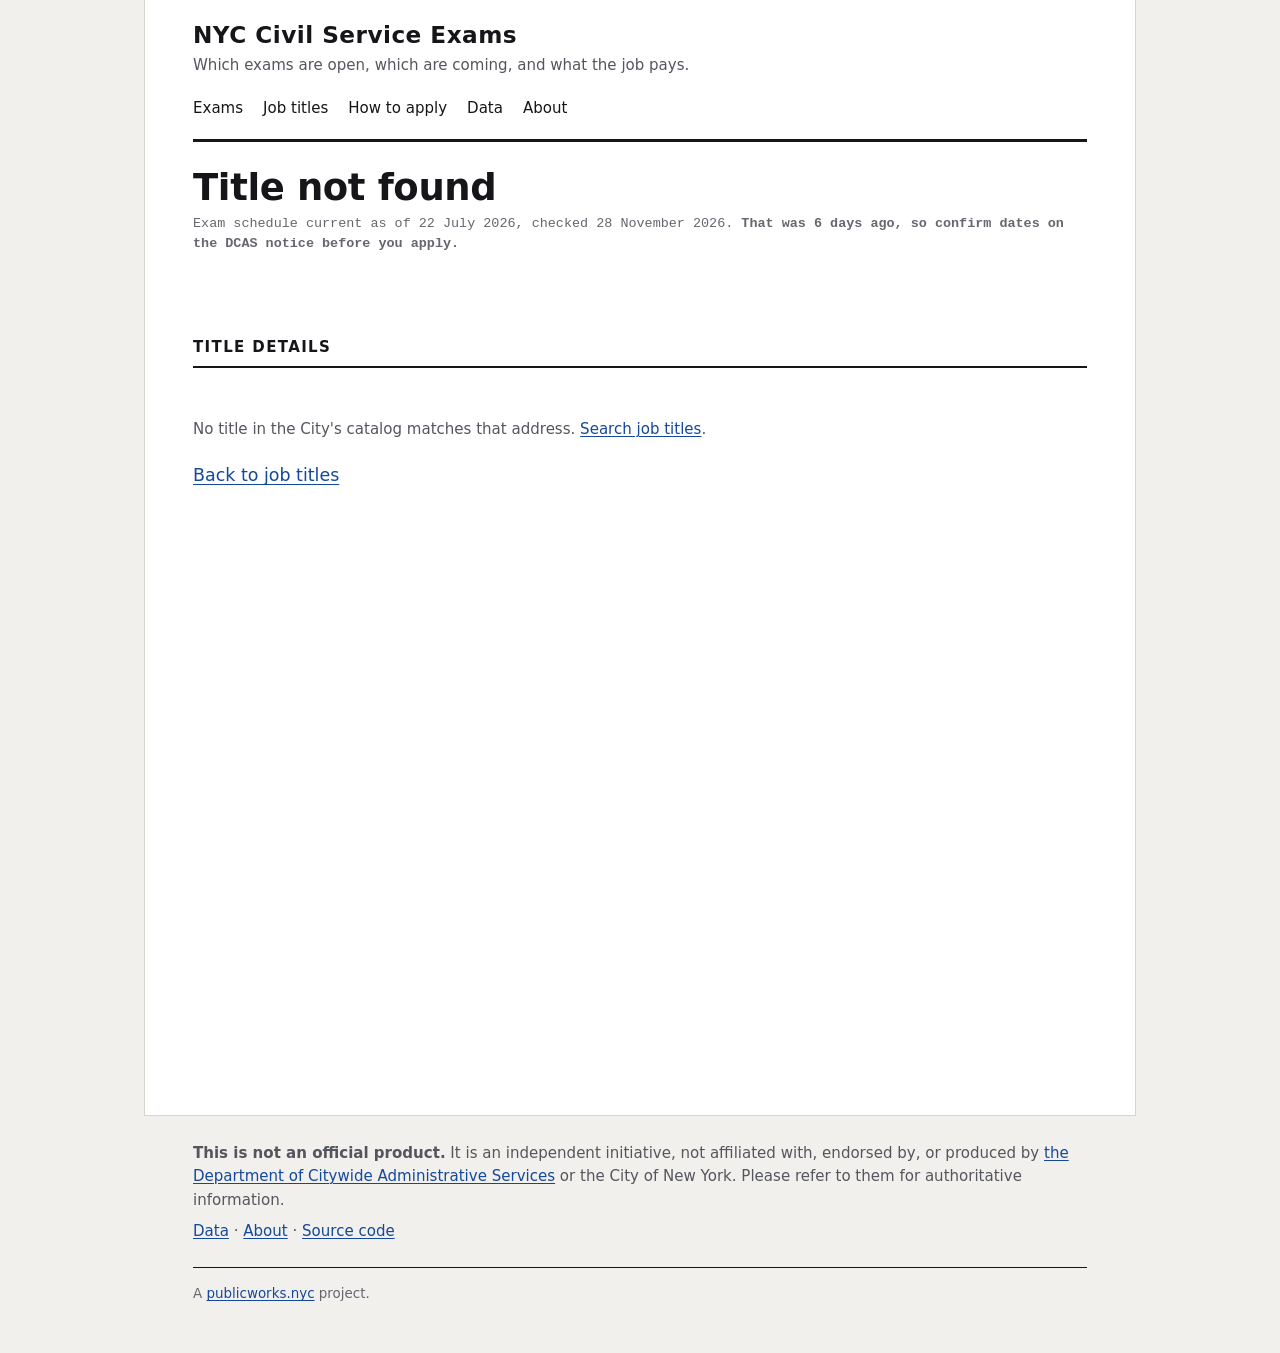
<file: docs/title.html>
<!doctype html>
<html lang="en">
<head>
<meta charset="utf-8">
<meta name="viewport" content="width=device-width, initial-scale=1">
<link rel="icon" href="favicon.svg" type="image/svg+xml">
<link rel="apple-touch-icon" href="apple-touch-icon.png">
<title>Job title · NYC Civil Service Exams</title>
<meta name="description" content="Salary range, hours, union, exams and civil service list for one New York City civil service title.">
<meta property="og:title" content="Job title · NYC Civil Service Exams">
<meta property="og:description" content="Salary range, hours, union, exams and civil service list for one New York City civil service title.">
<meta property="og:type" content="website">
<link rel="stylesheet" href="css/site.css">
</head>
<body>
<a class="skip" href="#main">Skip to the details</a>

<div class="sheet">

  <header class="masthead">
    <p class="wordmark"><a href="index.html">NYC Civil Service Exams</a></p>
    <button class="nav-toggle" type="button" aria-expanded="false" aria-controls="site-nav"><span class="sr-only">Menu</span><svg viewBox="0 0 24 24" aria-hidden="true" focusable="false"><path class="bar-top" d="M4 7h16"/><path class="bar-mid" d="M4 12h16"/><path class="bar-bottom" d="M4 17h16"/></svg></button>
    <p class="tagline">
      Which exams are open, which are coming, and what the job pays.
    </p>
    <nav class="nav" id="site-nav" aria-label="Main">
      <a href="index.html">Exams</a>
      <a href="titles.html">Job titles</a>
      <a href="how-to-apply.html">How to apply</a>
      <a href="data.html">Data</a>
      <a href="about.html">About</a>
    </nav>
  </header>

  <main id="main" class="is-loading">

    <h1 class="page-title" id="title-name">Loading</h1>
    <noscript><p class="empty"><strong>This page needs JavaScript.</strong> It
    draws each title from the published data in the browser. The
    <a href="data.html">Data page</a> has the full download.</p></noscript>
    <p class="smallprint data-status" id="asof"></p>
    <p class="smallprint" id="title-code"></p>
    <p id="situation" hidden></p>

    <section class="section" id="pay-section">
      <h2>Title details</h2>
      <dl class="facts" id="facts"></dl>
    </section>

    <section class="section" id="exams-section" hidden>
      <h2>Exams <span class="count" id="exams-count"></span></h2>
      <ul class="bulletin" id="exams"></ul>
    </section>

    <section class="section" id="list-section" hidden>
      <h2>Civil service list</h2>
      <div id="list-body"></div>
    </section>


    <p class="note"><a href="titles.html">Back to job titles</a></p>
  </main>

</div>

  <footer class="foot">
    <p class="disclaimer">
      <strong>This is not an official product.</strong> It is an independent
      initiative, not affiliated with, endorsed by, or produced by
      <a href="https://www.nyc.gov/examsforjobs">the Department of Citywide
      Administrative Services</a> or the City of New York. Please refer to
      them for authoritative information.
    </p>
    <p>
      <a href="data.html">Data</a> ·
      <a href="about.html">About</a> ·
      <a href="https://github.com/jaramana/civilservice.publicworks.nyc">Source code</a>
    </p>
    <p class="portfolio">A <a href="https://publicworks.nyc/">publicworks.nyc</a> project.</p>
  </footer>

<script type="module" src="js/title.js"></script>
</body>
</html>
</file>
<file: docs/css/site.css>
/* ==========================================================================
   NYC Civil Service Exams (civilservice.publicworks.nyc)

   The page is a sheet of paper pinned to a board. Ruled headings, hairline
   rules, tabular figures, a lot of white. The 1990s part is the bulletin: flat
   color, hard rules, monospace for anything the City assigns a number to. The
   2026 part is everything else: fluid type, real focus states, motion that
   respects a preference, and a dark mode that is a first-class sheet of paper
   rather than an inverted one.

   Every color is a token. If you find a hex code below the token block, it is
   a bug. Contrast is checked against WCAG AA at the ratios noted inline.
   ========================================================================== */

/* --------------------------------------------------------------------------
   1. Tokens
   -------------------------------------------------------------------------- */

:root {
  /* Paper and ink. Light mode is a plain white sheet on a faintly warm board. */
  --paper:        #ffffff;
  --board:        #f2f0ec;
  /* Ratios below are measured, not estimated. Rerun the checker after any
     color change: python3 tools/contrast.py */
  --ink:          #16161a;   /* on --paper: 18.0:1  AAA */
  --ink-soft:     #55555f;   /* on --paper:  7.4:1  AAA */
  --ink-faint:    #66666f;   /* on --paper: 5.7:1, on --board: 5.0:1  AA
                                Darkened when the footer moved onto the board:
                                the old value passed on paper at 5.0 and failed
                                on the board at 4.4. One token that clears both
                                surfaces beats an exception for one of them. */

  --rule:         #16161a;   /* the hard rules under headings */
  --rule-hair:    #d8d5cf;   /* row hairlines. Decorative: they separate rows
                                that are already separated by whitespace and
                                carry no information on their own, so the 3:1
                                rule for interface components does not apply. */
  --field:        #86868e;   /* on --paper: 3.6:1. A form field's border does
                                carry information, it is what tells you the
                                field is there, so this one is held to 3:1. */

  /* One accent, used for links and for the "open now" state. A civic blue
     that stays legible on paper without turning the page into a form. */
  --accent:       #14489b;   /* on --paper:  8.6:1  AAA */
  --accent-soft:  #e7edf8;   /* accent on it:  7.4:1  AAA */

  /* Status. These carry meaning, so each is paired with a word in the markup,
     never color alone. Each pair is checked against its own tinted
     background, not against the paper: a tag's text sits on the tint. */
  --open:         #1a6b3c;   /* on --open-soft:   5.6:1  AA */
  --open-soft:    #e3f1e8;
  --soon:         #8a4b06;   /* on --soon-soft:   6.0:1  AA */
  --soon-soft:    #fbeede;
  --closed:       #5c5c66;   /* on --closed-soft: 5.9:1  AA */
  --closed-soft:  #f3f1f1;   /* was #eceaea with a lighter gray: 4.2:1, under AA */
  --warn:         #98311a;   /* on --warn-soft:   6.4:1  AA */
  --warn-soft:    #fbe9e5;

  --focus:        #14489b;

  /* Type. One humanist stack for reading, one mono for anything the City
     numbers: exam numbers, title codes, dates in tables. */
  --face-text: ui-sans-serif, system-ui, -apple-system, "Segoe UI", Roboto,
               "Helvetica Neue", Arial, sans-serif;
  --face-mono: ui-monospace, SFMono-Regular, "SF Mono", Menlo, Consolas,
               "Liberation Mono", monospace;

  /* Fluid scale. Clamped so the smallest step never drops below 15px, which
     is where the ink-faint contrast ratios above were measured. */
  --t-xs:   clamp(0.78rem, 0.76rem + 0.1vw,  0.84rem);
  --t-sm:   clamp(0.88rem, 0.85rem + 0.15vw, 0.94rem);
  --t-base: clamp(1rem,    0.97rem + 0.2vw,  1.09rem);
  --t-lg:   clamp(1.2rem,  1.1rem  + 0.5vw,  1.45rem);
  --t-xl:   clamp(1.6rem,  1.35rem + 1.2vw,  2.4rem);

  --measure: 34rem;          /* prose line length, roughly 70 characters */
  --sheet:   62rem;          /* the sheet of paper itself */

  --gap:     1.5rem;
  --radius:  3px;            /* nearly square. This is a notice, not a card. */
}

@media (prefers-color-scheme: dark) {
  :root {
    /* Not an inversion. Warm near-black paper on a darker board, because a
       pure #000/#fff flip on a text-dense page is glare in both directions. */
    --paper:       #16161a;
    --board:       #0e0e11;
    --ink:         #ece9e4;  /* on --paper: 14.9:1  AAA */
    --ink-soft:    #b0aca6;  /* on --paper:  8.0:1  AAA */
    --ink-faint:   #8f8b86;  /* on --paper:  5.3:1  AA  */

    --rule:        #ece9e4;
    --rule-hair:   #34343c;  /* decorative, see the light block */
    --field:       #71717b;  /* on --paper: 3.7:1 */

    --accent:      #8fb4ee;  /* on --paper:  8.5:1  AAA */
    --accent-soft: #1e2836;  /* accent on it:   7.0:1  AAA */

    --open:        #6cc492;  /* on --open-soft:   7.2:1  AAA */
    --open-soft:   #172a1f;
    --soon:        #e0a761;  /* on --soon-soft:   7.5:1  AAA */
    --soon-soft:   #2b2016;
    --closed:      #8f8b86;  /* on --closed-soft: 4.6:1  AA  */
    --closed-soft: #232329;
    --warn:        #f0907a;  /* on --warn-soft:   7.0:1  AAA */
    --warn-soft:   #301a16;

    --focus:       #8fb4ee;
  }
}

/* --------------------------------------------------------------------------
   2. Base
   -------------------------------------------------------------------------- */

*, *::before, *::after { box-sizing: border-box; }

/* The `hidden` attribute is only a UA-stylesheet `display: none`, so any
   author rule that sets `display` beats it. `.btn-row { display: flex }` did
   exactly that, and a "Show the rest" button stayed on screen with hidden=true
   set, looking clickable and doing nothing because there was nothing left to
   show. Anything that hides itself with the attribute needs this line to hold.
   Scoped to the attribute rather than fixed on .btn-row alone, because the
   next component to set `display` would hit the same trap silently. */
[hidden] { display: none !important; }

html { -webkit-text-size-adjust: 100%; }

body {
  margin: 0;
  background: var(--board);
  color: var(--ink);
  font-family: var(--face-text);
  font-size: var(--t-base);
  line-height: 1.55;
  /* The sheet sits on the board with a hairline, not a shadow. A drop shadow
     is the polished-app look this project is deliberately outside of.

     Column layout so the sheet grows to fill a short viewport and the footer
     sits below it on the board rather than floating. */
  min-height: 100vh;
  display: flex;
  flex-direction: column;
}

/* Skip link. Visible the moment it is focused, invisible otherwise. */
.skip {
  position: absolute;
  left: -9999px;
  top: 0;
  background: var(--paper);
  color: var(--ink);
  padding: 0.6rem 1rem;
  border: 2px solid var(--rule);
  z-index: 10;
}
.skip:focus { left: 0.5rem; top: 0.5rem; }

:focus-visible {
  outline: 3px solid var(--focus);
  outline-offset: 2px;
  border-radius: 1px;
}

a {
  color: var(--accent);
  text-decoration-thickness: 1px;
  text-underline-offset: 0.16em;
}
a:hover { text-decoration-thickness: 2px; }

/* --------------------------------------------------------------------------
   3. The sheet
   -------------------------------------------------------------------------- */

/* The notice itself. Everything inside is the thing pinned to the board;
   the footer is the board. Now that the footer sits outside, the sheet needs
   a bottom edge so it reads as a piece of paper rather than a column that
   runs out. */
.sheet {
  max-width: var(--sheet);
  width: 100%;
  margin: 0 auto;
  background: var(--paper);
  border: 1px solid var(--rule-hair);
  border-top: 0;
  padding: 0 clamp(1rem, 4vw, 3rem) 3rem;
  flex: 1 0 auto;
}

/* --- masthead ----------------------------------------------------------- */

.masthead {
  border-bottom: 3px solid var(--rule);
  padding: 1.4rem 0 0.7rem;
  margin-bottom: 1.6rem;
}

.masthead h1,
.masthead .wordmark {
  font-size: var(--t-lg);
  font-weight: 700;
  letter-spacing: 0.02em;
  margin: 0;
  line-height: 1.1;
}
.masthead .wordmark a {
  color: inherit;
  text-decoration: none;
}
.masthead .wordmark a:hover { text-decoration: underline; }

.masthead .tagline {
  font-size: var(--t-sm);
  color: var(--ink-soft);
  margin: 0.35rem 0 0;
  max-width: var(--measure);
}

/* --- navigation --------------------------------------------------------- */

.nav {
  display: flex;
  flex-wrap: wrap;
  gap: 0 1.25rem;
  margin-top: 0.9rem;
  font-size: var(--t-sm);
}
.nav a {
  color: var(--ink);
  text-decoration: none;
  padding: 0.35rem 0;
  border-bottom: 2px solid transparent;
}
.nav a:hover { border-bottom-color: var(--rule-hair); }
.nav a[aria-current="page"] {
  border-bottom-color: var(--rule);
  font-weight: 600;
}

/* On a phone the nav folds behind a menu button at the masthead's top right.
   Open, the links fill the screen under the masthead on a sheet that covers
   the page without moving it, and the page stops scrolling. The button's
   three lines turn into a cross. Closed, the links leave the tab order once
   the fade ends. */
.nav-toggle { display: none; }
@media (max-width: 40rem) {
  .masthead { position: relative; z-index: 30; }
  .masthead .wordmark { padding-right: 2.8rem; }
  .nav-toggle {
    position: absolute; top: 1.05rem; right: -.45rem;
    display: inline-flex; align-items: center; justify-content: center;
    width: 2.2rem; height: 2.14rem; padding: 0;
    color: var(--ink); background: none; border: 0; border-radius: 8px; cursor: pointer;
    transition: background-color .2s ease;
  }
  .nav-toggle:hover, .menu-open .nav-toggle { background: var(--board); }
  .nav-toggle:focus-visible { outline: 2px solid var(--accent); outline-offset: 2px; }
  .nav-toggle svg { width: 1.35rem; height: 1.35rem; fill: none; stroke: currentColor; stroke-width: 2; stroke-linecap: round; }
  .nav-toggle path {
    transform-box: view-box; transform-origin: 12px 12px;
    transition: transform .28s cubic-bezier(.2, .7, .2, 1), opacity .18s ease;
  }
  .menu-open .nav-toggle .bar-top { transform: rotate(45deg) translateY(5px); }
  .menu-open .nav-toggle .bar-mid { opacity: 0; }
  .menu-open .nav-toggle .bar-bottom { transform: rotate(-45deg) translateY(-5px); }

  .nav {
    position: fixed; top: var(--sheet-top, 8rem); left: 0; right: 0; bottom: 0;
    flex-direction: column; flex-wrap: nowrap; align-items: flex-start; gap: .1rem; margin: 0;
    padding: .6rem clamp(1rem, 4vw, 3rem) max(1.25rem, env(safe-area-inset-bottom));
    overflow-y: auto; overscroll-behavior: contain;
    background: var(--paper); font-size: 1rem;
    opacity: 0; visibility: hidden; transform: translateY(-4px);
    transition: opacity .18s ease, transform .18s ease, visibility 0s linear .18s;
  }
  .menu-open .nav { opacity: 1; visibility: visible; transform: none; transition-delay: 0s; }
  .nav a { padding: .55rem 0; }
  html.menu-locked { overflow: hidden; }
}
@media (max-width: 40rem) and (prefers-reduced-motion: reduce) {
  .nav, .nav-toggle, .nav-toggle path { transition: none; }
}

/* --------------------------------------------------------------------------
   4. Sections, the ruled-heading pattern
   -------------------------------------------------------------------------- */

.section { margin: 2.6rem 0 0; }

.section > h2 {
  font-size: var(--t-sm);
  font-weight: 700;
  text-transform: uppercase;
  letter-spacing: 0.09em;
  margin: 0 0 0.15rem;
  padding-bottom: 0.4rem;
  border-bottom: 2px solid var(--rule);
  display: flex;
  align-items: baseline;
  justify-content: space-between;
  gap: 1rem;
}

/* A group heading is the status chip, unmodified. No size or weight override
   here on purpose: the heading is carried by the rule beneath it and the count
   beside it, so the chip can stay exactly the chip. */
.section > h2 .count {
  font-family: var(--face-mono);
  font-weight: 400;
  letter-spacing: 0;
  text-transform: none;
  color: var(--ink-faint);
}

.section > .note {
  font-size: var(--t-sm);
  color: var(--ink-soft);
  margin: 0.7rem 0 0;
  max-width: var(--measure);
}

h1.page-title {
  font-size: var(--t-xl);
  line-height: 1.12;
  margin: 0 0 0.3rem;
  letter-spacing: -0.01em;
}

.prose { max-width: var(--measure); }
.prose p { margin: 0 0 1rem; }

/* --------------------------------------------------------------------------
   5. The bulletin list, one exam per row
   -------------------------------------------------------------------------- */

.bulletin {
  list-style: none;
  margin: 0;
  padding: 0;
}

.bulletin > li {
  border-bottom: 1px solid var(--rule-hair);
}

.bulletin a.row {
  display: grid;
  grid-template-columns: 1fr auto;
  gap: 0.15rem 1rem;
  align-items: baseline;
  padding: 0.85rem 0;
  color: inherit;
  text-decoration: none;
  /* 2026: the row responds, but only just, and instantly. */
  transition: background-color 90ms linear;
}
.bulletin a.row:hover {
  background: var(--accent-soft);
  /* Bleed the hover to the sheet edge so it reads as a ruled row, not a card */
  box-shadow: -0.6rem 0 0 var(--accent-soft), 0.6rem 0 0 var(--accent-soft);
}

.bulletin .name {
  font-weight: 600;
  grid-column: 1;
}
.bulletin a.row:hover .name { text-decoration: underline; }

.bulletin .when {
  grid-column: 2;
  grid-row: 1 / span 2;
  font-family: var(--face-mono);
  font-size: var(--t-sm);
  font-variant-numeric: tabular-nums;
  color: var(--ink-soft);
  text-align: right;
  white-space: nowrap;
}
.bulletin .when strong { color: var(--ink); font-weight: 600; }

.bulletin .meta {
  grid-column: 1;
  font-size: var(--t-sm);
  color: var(--ink-faint);
  font-family: var(--face-mono);
}

@media (max-width: 34rem) {
  .bulletin a.row { grid-template-columns: 1fr; }
  .bulletin .when {
    grid-column: 1;
    grid-row: auto;
    text-align: left;
  }
}

/* --- status tag --------------------------------------------------------- */

/* Sentence case, not caps. The status words are full phrases now
   ("Accepting applications"), and caps plus letter-spacing made them wide
   enough to push the date off the row. */
/* The status chip. Every property it needs is set here, none inherited, so it
   renders identically wherever it lands: a group heading, an exam page, a row
   on a title page. It used to pick up weight and size from its container,
   which made the same status read as bold and large in a heading and regular
   and small on an exam page. */
.tag {
  display: inline-block;
  font-family: var(--face-mono);
  font-size: var(--t-xs);
  font-weight: 600;
  font-style: normal;
  text-transform: none;
  letter-spacing: 0.01em;
  line-height: 1.4;
  padding: 0.12rem 0.45rem;
  border-radius: var(--radius);
  white-space: normal;
  vertical-align: baseline;
}
.tag-open   { background: var(--open-soft);   color: var(--open); }
.tag-soon   { background: var(--soon-soft);   color: var(--soon); }
.tag-closed { background: var(--closed-soft); color: var(--closed); }

/* --------------------------------------------------------------------------
   6. Empty states
   -------------------------------------------------------------------------- */

/* Applications mostly open on the first Wednesday of the month, so "nothing is
   open today" is a normal Tuesday, not a broken page. It gets a real sentence
   and the next date, never a shrug. */
.empty {
  padding: 1rem 0 0.2rem;
  font-size: var(--t-sm);
  color: var(--ink-soft);
  max-width: var(--measure);
}
.empty strong { color: var(--ink); font-weight: 600; }

/* --------------------------------------------------------------------------
   7. Freshness and warnings
   -------------------------------------------------------------------------- */

/* Small mono line: the source dates, an exam number, a title
   code. A look, not a meaning, so it is named for what it is. */
.smallprint {
  font-family: var(--face-mono);
  font-size: var(--t-xs);
  color: var(--ink-faint);
  margin: 0.9rem 0;
}
.data-status { margin: 0.3rem 0 1.25rem; }

.banner {
  border: 2px solid var(--warn);
  background: var(--warn-soft);
  color: var(--ink);
  padding: 0.8rem 1rem;
  margin: 0 0 1.6rem;
  font-size: var(--t-sm);
  border-radius: var(--radius);
}
.banner strong { color: var(--warn); }

/* --------------------------------------------------------------------------
   8. Controls: search, filters
   -------------------------------------------------------------------------- */

/* Search on its own line, filters side by side beneath it. They used to share
   a row with align-items: flex-end, which was fine when every control was one
   input tall and pushed the search box halfway down the block once the
   filters became three-line checkbox groups. */
.controls {
  display: flex;
  flex-wrap: wrap;
  gap: 1.1rem 2rem;
  align-items: flex-start;
  margin: 1.2rem 0 1.6rem;
}
.controls > .field:first-child { flex: 1 1 100%; }

/* A field is a labelled control, whether that control is one input or a group
   of checkboxes. fieldset needs its browser defaults cleared to sit in the
   flex row like the others. */
.field {
  display: flex;
  flex-direction: column;
  gap: 0.3rem;
  flex: 1 1 18rem;
  border: 0;
  margin: 0;
  padding: 0;
  min-width: 0;
}
/* The two filter menus hold their width beside the search box. */
.field-narrow { flex: 0 1 17rem; }

/* Scoped to the field's own label, not to labels nested inside it. The
   checkbox labels in a menu are values, not field names, and were picking up
   the uppercase treatment meant for the name above them. */
.field > label,
.field > legend,
.field > .fieldname {
  font-size: var(--t-xs);
  text-transform: uppercase;
  letter-spacing: 0.08em;
  color: var(--ink-soft);
  font-weight: 600;
  padding: 0;
}

.controls > .field:first-child input { max-width: 30rem; }

input[type="search"], select {
  font: inherit;
  font-size: var(--t-sm);
  color: var(--ink);
  background: var(--paper);
  border: 2px solid var(--field);
  border-radius: var(--radius);
  padding: 0.5rem 0.6rem;
  width: 100%;
}
input[type="search"]:focus, select:focus { border-color: var(--focus); }

.checks { display: flex; flex-wrap: wrap; gap: 0 0.9rem; align-items: center; }

/* --- the dropdown menus -------------------------------------------------
   details/summary gives the open and close behaviour, the keyboard handling
   and the semantics for free. Everything below is appearance, plus a panel
   that floats so opening a menu does not push the table down the page. */

.menu { position: relative; }

.menu > summary {
  list-style: none;                 /* the default triangle, gone */
  cursor: pointer;
  font-size: var(--t-sm);
  color: var(--ink);
  background: var(--paper);
  border: 2px solid var(--field);
  border-radius: var(--radius);
  padding: 0.5rem 2rem 0.5rem 0.6rem;
  position: relative;
  user-select: none;
}
.menu > summary::-webkit-details-marker { display: none; }

/* A chevron drawn in CSS, so no image and no icon font. */
.menu > summary::after {
  content: "";
  position: absolute;
  right: 0.7rem;
  top: 50%;
  width: 0.45rem;
  height: 0.45rem;
  border-right: 2px solid var(--ink-soft);
  border-bottom: 2px solid var(--ink-soft);
  transform: translateY(-70%) rotate(45deg);
}
.menu[open] > summary::after { transform: translateY(-20%) rotate(-135deg); }
.menu[open] > summary { border-color: var(--focus); }

.menu-panel {
  position: absolute;
  z-index: 5;
  top: calc(100% + 0.3rem);
  left: 0;
  min-width: 100%;
  white-space: nowrap;
  background: var(--paper);
  border: 2px solid var(--field);
  border-radius: var(--radius);
  padding: 0.5rem 0.75rem;
  margin: 0;
  display: flex;
  flex-direction: column;
}

/* Visually hidden, still read aloud. The panel is a fieldset so the group has
   a name for a screen reader, but the name is already on screen above it. */
.sr-only {
  position: absolute;
  width: 1px;
  height: 1px;
  padding: 0;
  margin: -1px;
  overflow: hidden;
  clip: rect(0 0 0 0);
  white-space: nowrap;
  border: 0;
}
.check {
  display: inline-flex;
  align-items: center;
  gap: 0.4rem;
  font-size: var(--t-sm);
  color: var(--ink-soft);
  /* Comfortable tap target without making the row look like a button bar. */
  padding: 0.4rem 0;
}
.check input { width: 1.05rem; height: 1.05rem; accent-color: var(--accent); }

.result-count {
  font-family: var(--face-mono);
  font-size: var(--t-sm);
  color: var(--ink-faint);
  margin: 0.6rem 0 0;
}

/* --------------------------------------------------------------------------
   9. Definition rows, used on the exam and title pages
   -------------------------------------------------------------------------- */

.facts {
  display: grid;
  grid-template-columns: minmax(9rem, 14rem) 1fr;
  gap: 0;
  margin: 1.2rem 0 0;
}
.facts dt {
  font-size: var(--t-sm);
  color: var(--ink-soft);
  padding: 0.6rem 1rem 0.6rem 0;
  border-top: 1px solid var(--rule-hair);
}
.facts dd {
  margin: 0;
  padding: 0.6rem 0;
  border-top: 1px solid var(--rule-hair);
  font-variant-numeric: tabular-nums;
}
.facts dd .qualifier {
  display: block;
  font-size: var(--t-xs);
  color: var(--ink-faint);
  max-width: var(--measure);
}

@media (max-width: 32rem) {
  .facts { grid-template-columns: 1fr; }
  .facts dt { padding-bottom: 0; border-top: 1px solid var(--rule-hair); }
  .facts dd { border-top: 0; padding-top: 0.1rem; }
}

/* --------------------------------------------------------------------------
   10. Buttons and the calendar affordance
   -------------------------------------------------------------------------- */

.btn {
  display: inline-flex;
  align-items: center;
  gap: 0.45rem;
  font-size: var(--t-sm);
  font-weight: 600;
  color: var(--ink);
  background: var(--paper);
  border: 2px solid var(--rule);
  border-radius: var(--radius);
  padding: 0.5rem 0.85rem;
  text-decoration: none;
  transition: transform 90ms ease, background-color 90ms linear;
}
.btn:hover { background: var(--accent-soft); }
.btn:active { transform: translateY(1px); }
.btn-primary {
  background: var(--accent);
  border-color: var(--accent);
  /* Both themes: --paper is the readable counterpart to --accent here.
     Light 8.4:1, dark 8.1:1. */
  color: var(--paper);
}
.btn-primary:hover { background: var(--accent); filter: brightness(1.12); }

.btn-row { display: flex; flex-wrap: wrap; gap: 0.6rem; margin: 1.4rem 0 0; }

/* A button that changes what is on the page but reads as a link, for use
   inside a sentence. It is a button because it acts, not navigates. */
.linky {
  font: inherit;
  color: var(--accent);
  background: none;
  border: 0;
  padding: 0;
  cursor: pointer;
  text-decoration: underline;
  text-underline-offset: 0.16em;
}
.linky:hover { text-decoration-thickness: 2px; }

/* --------------------------------------------------------------------------
   11. Footer
   -------------------------------------------------------------------------- */

.foot {
  flex: 0 0 auto;
  width: 100%;
  max-width: var(--sheet);
  margin: 0 auto;
  /* Same gutters as the sheet, so the footer text sits on the same left edge
     as the text above it even though it is on a different surface. The
     transparent border matches the sheet's hairline: without it the footer
     text sits one pixel left of everything above it. */
  padding: 1.6rem clamp(1rem, 4vw, 3rem) 3rem;
  border-left: 1px solid transparent;
  border-right: 1px solid transparent;
  font-size: var(--t-sm);
  color: var(--ink-soft);
}
/* No prose measure here. --measure keeps reading text to a comfortable line
   length, but the footer is reference matter, not something anyone reads a
   paragraph at a time, and capping it at 34rem inside a 62rem sheet made it
   look squeezed against a much wider page. It runs to the same gutters as the
   content above instead. */
.foot p { margin: 0 0 0.5rem; max-width: none; }
.foot p:last-child { margin-bottom: 0; }
.foot .portfolio {
  margin-top: 1.5rem;
  padding-top: 1rem;
  border-top: 1px solid var(--rule);
  font-size: var(--t-xs);
  color: var(--ink-faint);
}

/* --------------------------------------------------------------------------
   12. Motion
   -------------------------------------------------------------------------- */

@media (prefers-reduced-motion: reduce) {
  *, *::before, *::after {
    animation-duration: 0.01ms !important;
    transition-duration: 0.01ms !important;
  }
}

/* --------------------------------------------------------------------------
   Stable first paint
   -------------------------------------------------------------------------- */

/* Lines that script fills keep their filled height from the first paint, so
   the text under them does not jump when they fill. The heights are what each
   one measures once filled. The footer starts below the fold, so a page filling
   in does not shove it either, and a page whose body is all data shows its
   head at once and its sections when the data has drawn. */
@media screen { main { min-height: 100vh; } }
#asof:empty { min-height: 19.7px; }
@media (max-width: 32.75rem) { #asof:empty { min-height: 39.3px; } }
#exam-no:empty, #title-code:empty { min-height: 19.4px; }
main.is-loading > section { display: none; }

/* Print. The page is already a sheet of paper, so this is mostly getting the
   board and the navigation out of the way. */
@media print {
  body { background: #fff; display: block; }
  .sheet { border: 0; max-width: none; }
  /* On paper there is no board, so the footer needs a rule to separate it. */
  .foot { max-width: none; border-top: 1px solid #000; padding-top: 0.6rem; }
  .nav, .controls, .btn-row { display: none; }
  a { color: #000; }
}

/* ---- Data page -------------------------------------------------------
   Downloads, the columns disclosure and the process list. The same three
   blocks appear on every Public Works Data page; see alignment.md. */
.lead { font-size: var(--t-lg); color: var(--ink-soft); max-width: var(--measure); margin: 0 0 1rem; }
.downloads {
  display: grid; gap: 1rem; margin: 1.2rem 0; padding: 0;
  grid-template-columns: repeat(auto-fit, minmax(13rem, 1fr));
}
.download {
  display: block; background: var(--paper);
  border: 1px solid var(--rule-hair); border-radius: 8px; padding: 0.9rem 1.1rem;
  text-decoration: none; color: inherit;
  transition: border-color 0.15s ease;
}
.download:hover { border-color: var(--accent); }
.download h3 { margin: 0 0 0.25rem; font-size: var(--t-base); }
.download p { margin: 0; font-size: var(--t-sm); color: var(--ink-soft); max-width: none; }
.columns { margin: 1rem 0 1.5rem; }
.columns > summary { cursor: pointer; font-weight: 600; }
.columns[open] > summary { margin-bottom: 0.75rem; }
.data-note { font-size: var(--t-sm); color: var(--ink-faint); margin-top: 0.75rem; max-width: var(--measure); }

.process { list-style: none; margin: 1rem 0 0; padding: 0; counter-reset: step; max-width: var(--measure); }
.process > li { position: relative; counter-increment: step; padding: 0 0 1.25rem 2.6rem; }
.process > li::before {
  content: counter(step); position: absolute; left: 0; top: 0;
  width: 1.6rem; height: 1.6rem; border-radius: 50%;
  display: grid; place-items: center;
  background: var(--accent); color: var(--paper);
  font-size: var(--t-xs); font-weight: 700;
}
.process > li:not(:last-child)::after {
  content: ""; position: absolute; left: 0.8rem; top: 1.9rem; bottom: 0.25rem;
  border-left: 2px solid var(--rule-hair);
}
.process h3 { margin: 0 0 0.2rem; font-size: var(--t-base); }
.process p { margin: 0 0 0.5rem; color: var(--ink-soft); }
</file>
